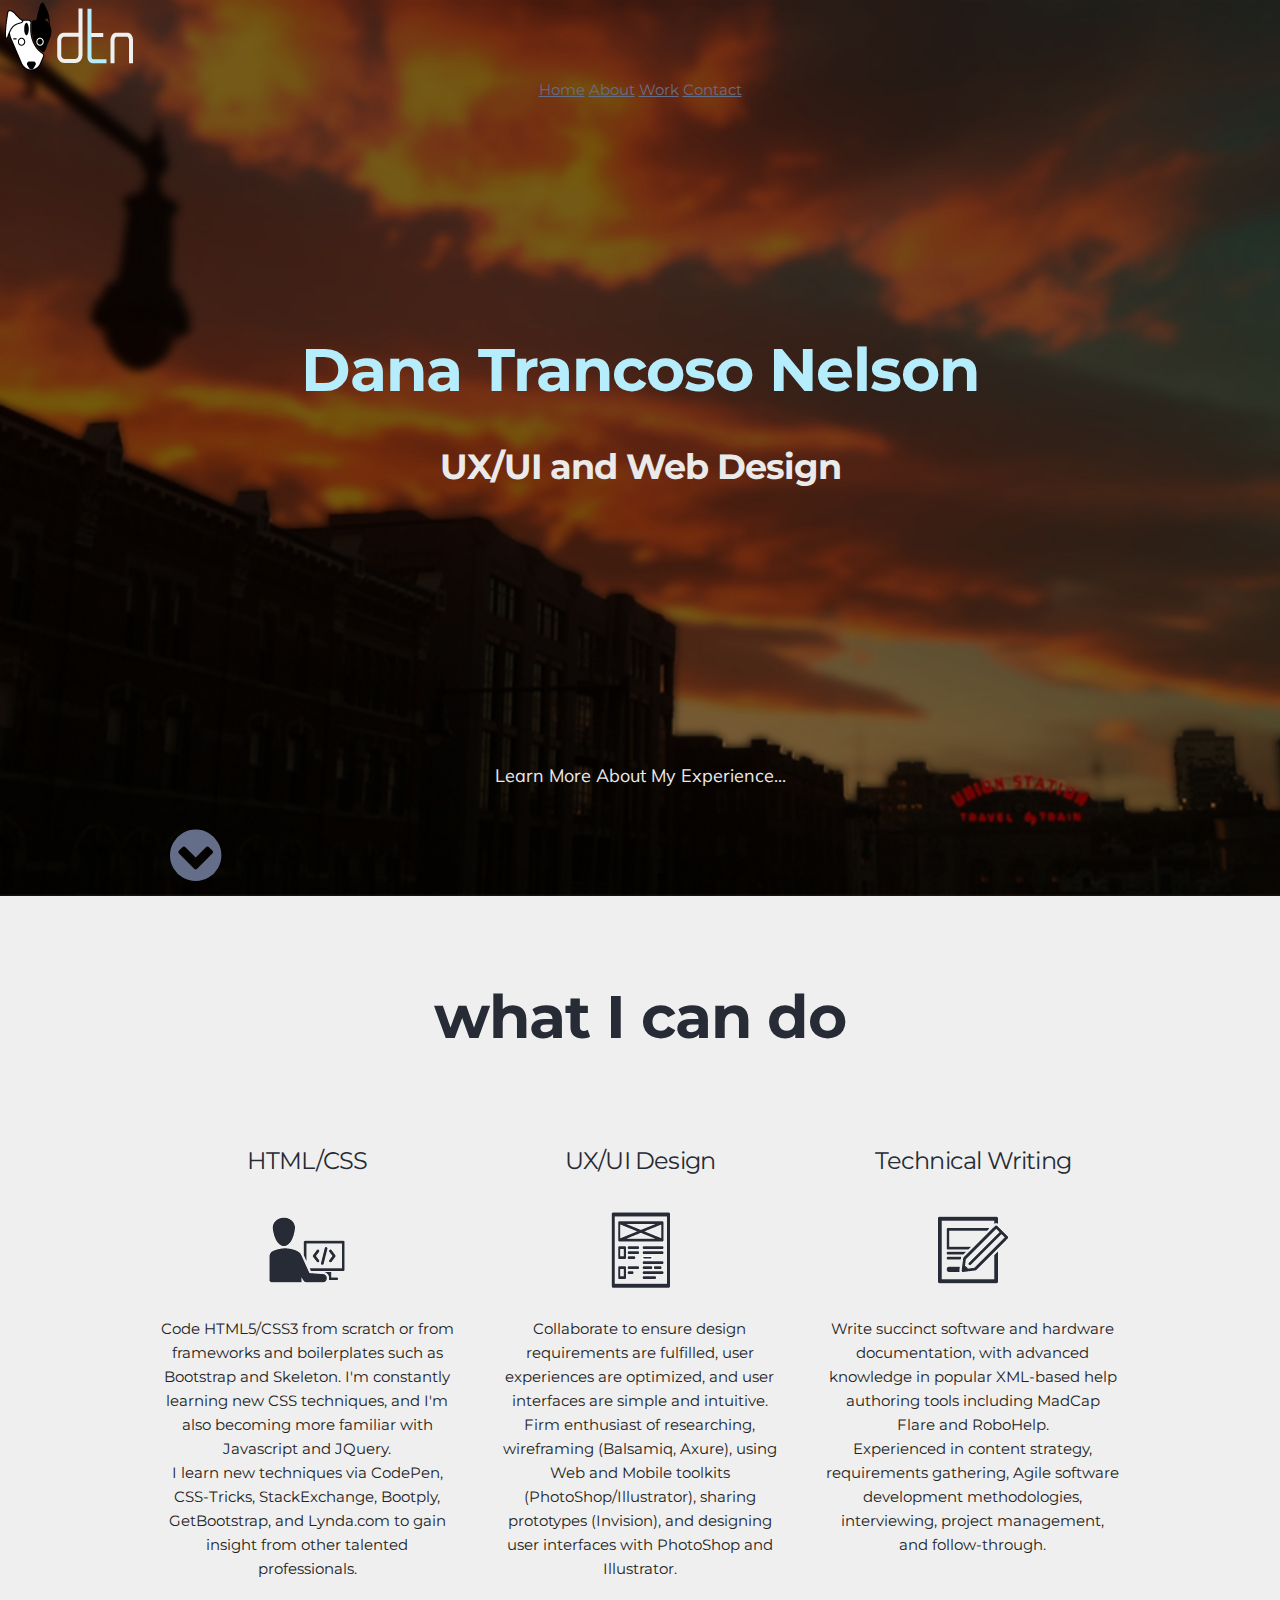
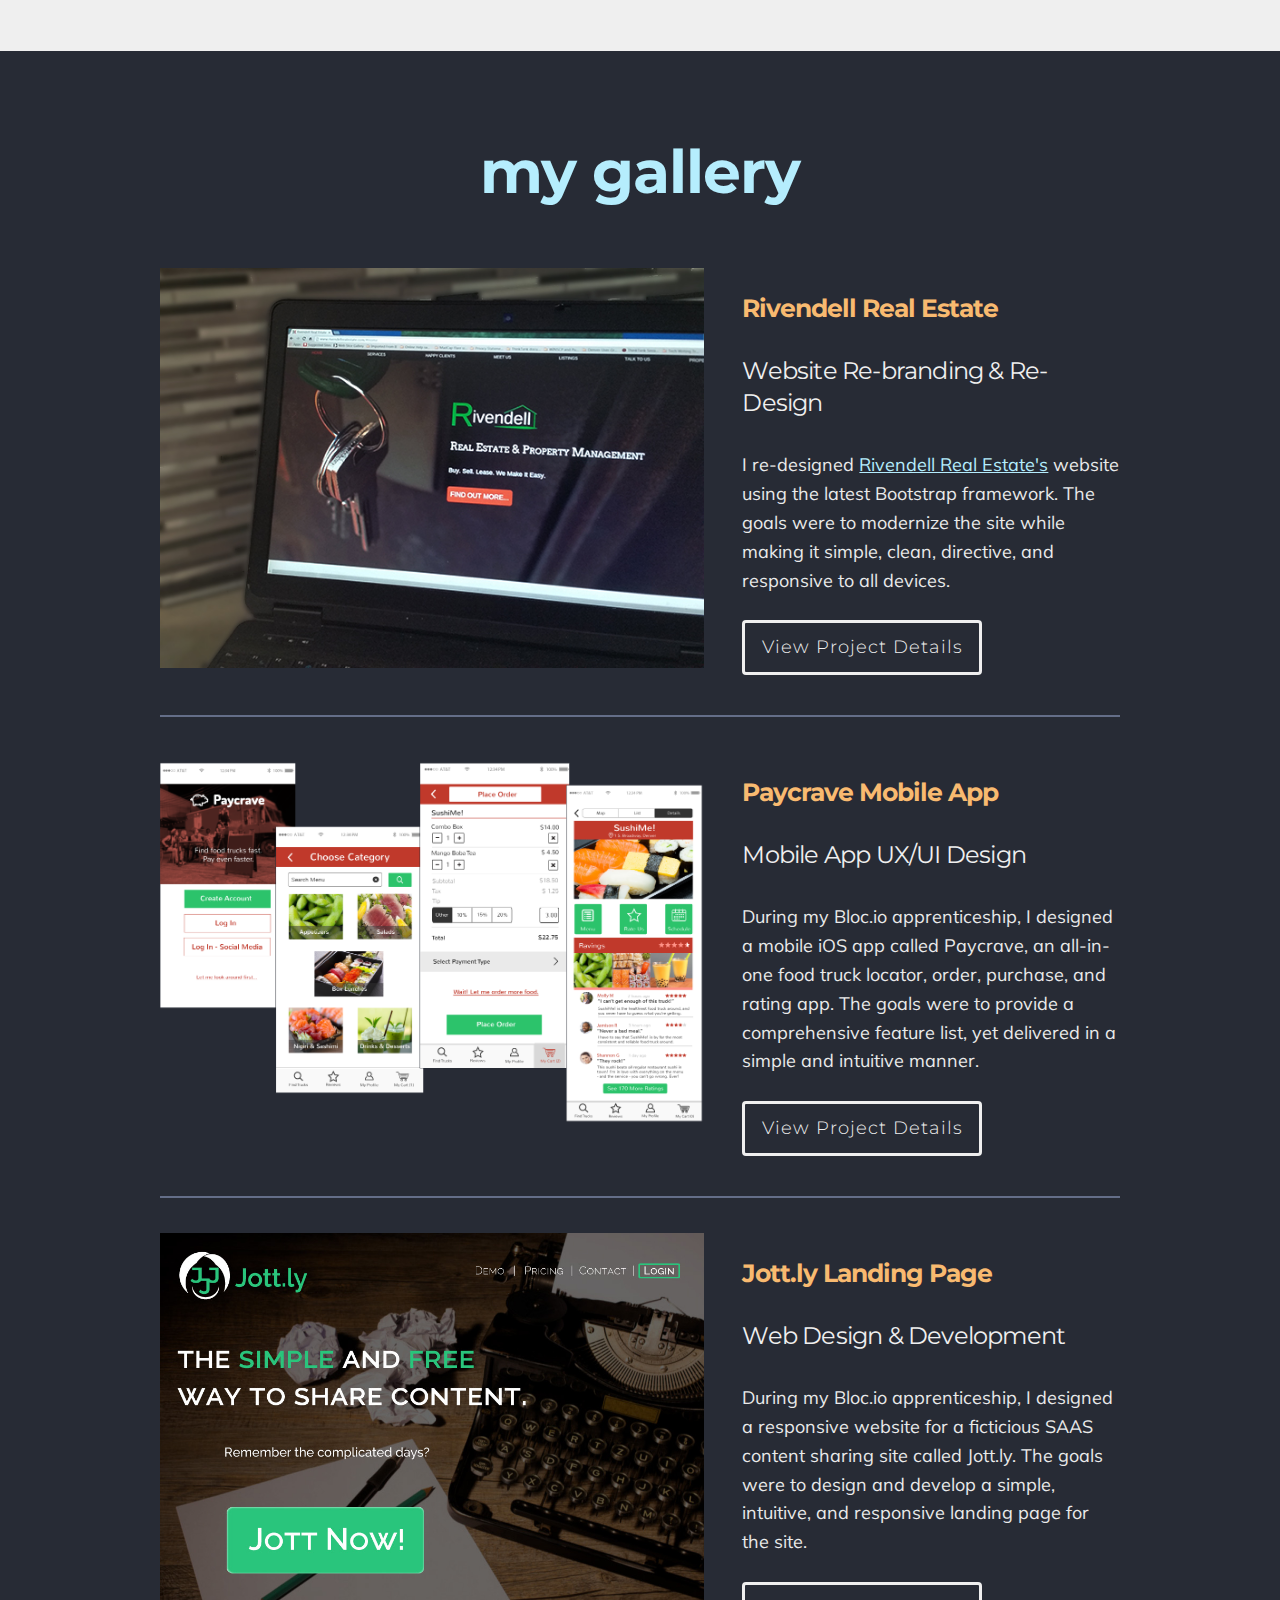
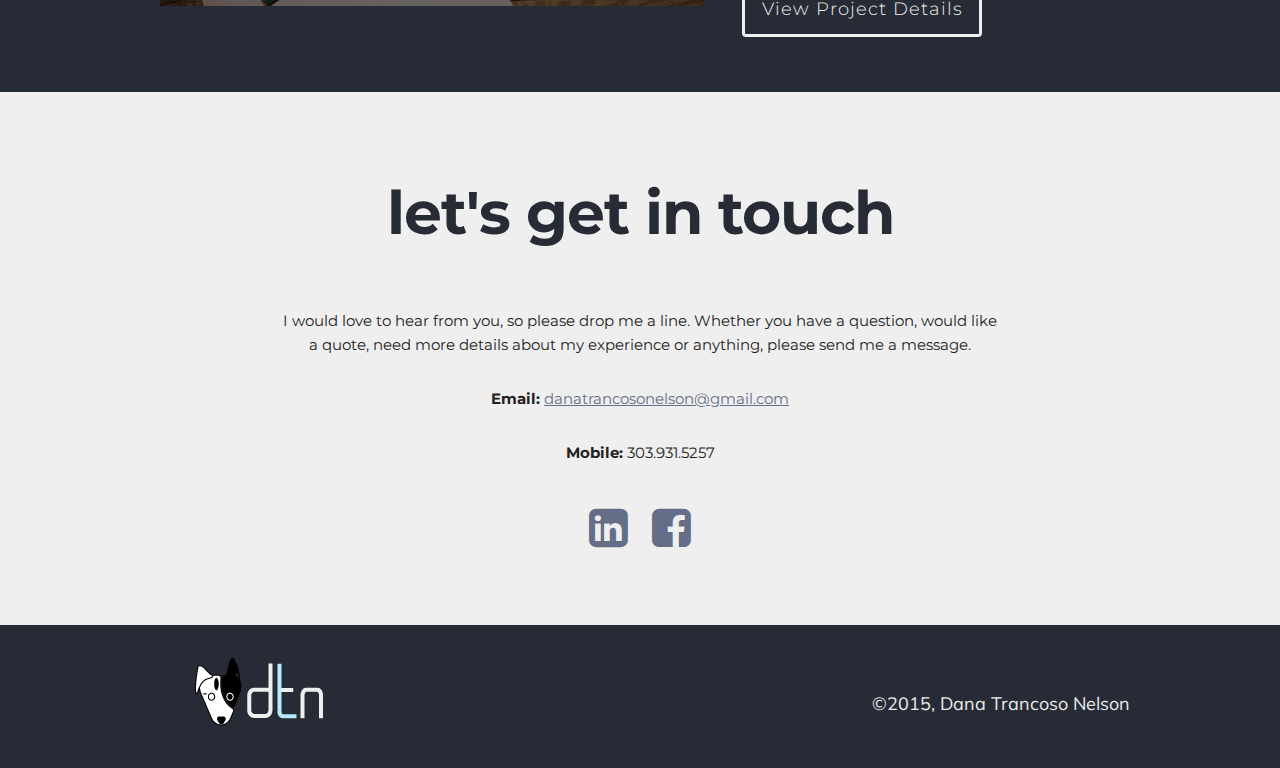
<file: index.html>
<!DOCTYPE html>
<html lang="en">
<head>

  <!-- Basic Page Needs
  –––––––––––––––––––––––––––––––––––––––––––––––––– -->
  <meta charset="utf-8">
  <title>Dana Trancoso Nelson</title>
  <meta name="description" content="Portfolio">
  <meta name="author" content="Dana Trancoso Nelson">

  <!-- Mobile Specific Metas
  –––––––––––––––––––––––––––––––––––––––––––––––––– -->
  <meta name="viewport" content="width=device-width, initial-scale=1">

  
  <!-- CSS
  –––––––––––––––––––––––––––––––––––––––––––––––––– -->
  <link rel="stylesheet" href="css/normalize.css">
  <link rel="stylesheet" href="css/skeleton.css">
  <link rel="stylesheet" href="https://maxcdn.bootstrapcdn.com/font-awesome/4.4.0/css/font-awesome.min.css">
  <link rel="stylesheet" href="css/responsive-nav.css">
  
    
  <!-- FONT
  –––––––––––––––––––––––––––––––––––––––––––––––––– -->
  <link href='http://fonts.googleapis.com/css?family=Montserrat' rel='stylesheet' type='text/css'>
  <link href='http://fonts.googleapis.com/css?family=Muli' rel='stylesheet' type='text/css'>
  
  <!-- Favicon
  –––––––––––––––––––––––––––––––––––––––––––––––––– -->
  <link rel="icon" type="image/png" href="images/favicon.png">
  
  <!-- smooth scroll script
  –––––––––––––––––––––––––––––––––––––––––––––––––– -->
  <script src="js/responsive-nav.js"></script>
  <script src="https://ajax.googleapis.com/ajax/libs/jquery/1.11.3/jquery.min.js"></script>
    <script>
      $(function() {
        $('a[href*=#]:not([href=#])').click(function() {
          if (location.pathname.replace(/^\//,'') == this.pathname.replace(/^\//,'') && location.hostname == this.hostname) {
            var target = $(this.hash);
            target = target.length ? target : $('[name=' + this.hash.slice(1) +']');
            if (target.length) {
              $('html,body').animate({
                scrollTop: target.offset().top
              }, 1000);
              return false;
            }
          }
        });
      });
    </script>
  
</head>

<body>
<!-- Primary Page Layout
 –––––––––––––––––––––––––––––––––––––––––––––––––– -->
<!-- Header-->
 <!-- Header-->
  
  <header id="Home">
   
    <div class="logo">
	  <img src="images/Gizmo_DTN.png" alt="Gizmo Puppy" />
    </div><!--logo-->
	<div class="container">
        <span class="nav__button"><i class="licon-reorder"></i></span>
          <nav class="navigation">
           <a href="Index.html#Home">Home</a>
      	   <a href="Index.html#Services">About</a>
      	   <a href="Index.html#Work">Work</a>
      	   <a href="Index.html#Contact">Contact</a>
          </nav>
	</div><!-- end container-->
	   
 		<!-- Original Navigation menu
     	  <div class="eleven columns">
            <nav class="nav-collapse">
              <ul>
                <li><a href="#Home" class="smoothScroll">Home</a></li>
                <li><a href="#Services" class="smoothScroll">About</a></li>
                <li><a href="#Work" class="smoothScroll">Work</a></li>
                <li><a href="#Contact" class="smoothScroll">Contact</a></li>
              </ul>
            </nav>
          </div> --><!-- eleven columns-->
   
     <div class="container">  
	   <div class="row">
         <div class="twelve columns header-text">
    	  <h1>Dana Trancoso Nelson</h1>
    	  <h2>UX/UI and Web Design</h2>
    	 </div> <!-- twelve columns-->
       </div> <!-- row-->
	      
	   <div class="row">
         <div class="twelve columns section-pad-top">
    	  <p class="lt-text" style="text-align:center">Learn More About My Experience...</p>
    	 </div> <!-- twelve columns-->
       </div> <!-- row-->
   
       <div class="row">
         <div class="twelve columns center">
           <a href="#Services"><i class="fa fa-chevron-circle-down fa-4x" id="top-fa"></i></a>
    	 </div> <!--end twelve columns-->
       </div> <!--end row-->
      </div><!--end container--> 
   </header>
   
 
 <div class="section" id="Services">
  <div class="container">
    <div class="row">
      <div class="twelve columns">
	    <h1 class="pewter section-heading">what I can do</h1>
	   </div> <!-- twelve columns-->
    </div> <!-- row-->
    
	<div class="row">
	  <div class="one-third column">
	    <div class="skill">
          <h4>HTML/CSS</h4>
		  <div class="small-pad">
		    <img src="images/Coding_icon.png" alt="Coding" />
		  </div>
          <p class="dark-text">Code HTML5/CSS3 from scratch or from frameworks and boilerplates such as Bootstrap and Skeleton. 
		  I'm constantly learning new CSS techniques, and I'm also becoming more familiar with Javascript and JQuery.<br>
		  I learn new techniques via CodePen, CSS-Tricks, StackExchange, Bootply, GetBootstrap, and Lynda.com to 
		  gain insight from other talented professionals.</p>
        </div><!-- skill-->
	  </div><!-- one-third column-->
	  
	  <div class="one-third column">
	    <div class="skill">
          <h4>UX/UI Design</h4>
		    <div class="small-pad">
			  <img src="images/UX.png" alt="UX/UI Design" />
			</div>
            <p class="dark-text">Collaborate to ensure design requirements are fulfilled, user experiences are optimized, 
		    and user interfaces are simple and intuitive.<br>
		    Firm enthusiast of researching, wireframing (Balsamiq, Axure), using Web and Mobile toolkits (PhotoShop/Illustrator), 
		    sharing prototypes (Invision), and designing user interfaces with PhotoShop and Illustrator. <br />
			<!--I regularly research articles and design techniques on Smashing Magazine, SpeckyBoy, Creative Bloq, Pttrns, UXMag, and 
			Mobile-Patterns to absorb inspiration.</p>-->
        </div><!-- skill-->
	  </div><!-- one-third column-->
	  
	  <div class="one-third column">
	    <div class="skill">
          <h4>Technical Writing</h4>
		  <div class="small-pad">
		    <img src="images/Writing.png" alt="Technical Writing" />
		  </div>
          <p class="dark-text">Write succinct software and hardware documentation, 
		  with advanced knowledge in popular XML-based help authoring tools including MadCap Flare and RoboHelp.<br>
		  Experienced in content strategy, requirements gathering, Agile software development methodologies, interviewing, project management, 
		  and follow-through.</p>
        </div><!-- skill-->
	  </div><!-- one-third column-->
    </div><!-- row-->
  </div><!-- container-->
 </div><!-- section-->
 
 <div class="section-dk" id="Work">
  <div class="container">
    
	<div class="row">
      <div class="twelve columns">
	    <h1 class="section-heading">my gallery</h1>
	   </div> <!-- twelve columns-->
    </div> <!-- row-->
	
	<div class="row">
      <div class="seven columns">
	   <a href="Rivendell_Project.html"><img class="u-max-full-width img-container" src="images/rivendell_screenshot.jpg"></a>
	  </div> <!-- seven columns-->
      
	  <div class="five columns">
	    <h3 class="tangerine left-align">Rivendell Real Estate</h3>
		<h4 class="off-white left-align">Website Re-branding & Re-Design</h4>
		<p class="lt-text left-align">I re-designed <a class="lt-link" href="http://www.rivendellre.com/" target="_blank">Rivendell Real Estate's</a> website using the latest Bootstrap framework.
		The goals were to modernize the site while making it simple, clean, directive, and responsive to all devices.</p>
	  <a class="button" href="Rivendell_Project.html">View Project Details</a>
	  </div> <!-- five columns-->
	</div> <!-- row-->
	<hr />
	
	<div class="row">
      <div class="seven columns">
	   <a href="Paycrave.html"><img class="u-max-full-width img-container" src="images/Paycrave_main.png"></a>
	  </div> <!--end seven columns-->
      
	  <div class="five columns">
	    <h3 class="tangerine left-align">Paycrave Mobile App</h3>
		<h4 class="off-white left-align">Mobile App UX/UI Design</h4>
		<p class="lt-text left-align">During my Bloc.io apprenticeship, I designed a mobile iOS app called Paycrave, an all-in-one food truck locator, order, purchase, and rating app.
		 The goals were to provide a comprehensive feature list, yet delivered in a simple and intuitive manner.</p>
	    <a class="button" href="Paycrave.html">View Project Details</a>
	  </div> <!--end five columns-->
	</div> <!--end row-->
	<hr />
	
	<div class="row">
      <div class="seven columns">
	    <a href="Jottly.html"><img class="u-max-full-width img-container" src="images\Jottly_Rainy_Seafoam.jpg"></a>
	  </div> <!-- seven columns-->
      
	  <div class="five columns">
	    <h3 class="tangerine left-align">Jott.ly Landing Page</h3>
		<h4 class="off-white left-align">Web Design & Development</h4>
		<p class="lt-text left-align">During my Bloc.io apprenticeship, I designed a responsive website for a ficticious SAAS content sharing site called Jott.ly. 
		The goals were to design and develop a simple, intuitive, and responsive landing page for the site.</p>
	    <a class="button" href="Jottly.html">View Project Details</a>
		
	  </div> <!-- five columns-->
	</div> <!-- row-->
	
  </div>
  </div>
  
  <div class="section" id="Contact">
    <div class="container">
      <div class="row">
        <div class="twelve columns">
	      <h1 class="pewter section-heading">let's get in touch</h1>
		  <p class="dark-text" id="main-text">I would love to hear from you, so please drop me a line. Whether you have a question, would like a quote, need more details 
		  about my experience or anything, please send me a message.</p>
		  <p class="dark-text" id="main-text"><b>Email:</b>  
		  	 <a href="mailto:danatrancosonelson@gmail.com" title="Send me a message.">danatrancosonelson@gmail.com</a>
		  <p class="dark-text" id="main-text"><b>Mobile:</b>  303.931.5257</p>
	    </div> <!-- twelve columns-->
      </div> <!-- row-->
	  
	  <div class="row">
		<div class="twelve columns">
		  <a href="https://www.linkedin.com/pub/dana-trancoso-nelson/b/449/621" target="_blank"><i class="fa fa-linkedin-square fa-3x"></i></a>
		  <a href="http://www.facebook.com/trancosonelson" target="_blank"><i class="fa fa-facebook-square fa-3x"></i></a>
		</div><!-- twelve columns-->
	  </div><!-- row-->
	  <div class="small-pad"></div>
	 <div class="row">
	 <div class="twelve columns">
	<script type="text/javascript" src="https://form.jotform.com/jsform/52158649862164"></script>
     </div>
	 </div>

	</div><!-- container-->
  </div><!--section-->
  
  <footer>
    <div class="container">
      <div class="row">
	    <div class="two columns">
	      <img src="images/Gizmo_DTN.png" class=".u-max-full-width" alt="Gizmo Puppy" />
        </div>
		<div class="ten columns">
		<p class="lt-text center-align" id="sig-margin">&copy;2015, Dana Trancoso Nelson</p>
		  <!--original footer nav
		  <nav class="footer">
	        <ul>
		      <li><a href="Index.html#Home" class="smoothScroll">Home</a></li>
		      <li><a href="Index.html#Services" class="smoothScroll">About</a></li>
		      <li><a href="Index.html#Work" class="smoothScroll">Work</a></li>
		      <li><a href="Index.html#Contact" class="smoothScroll">Contact</a></li>
		    </ul>
	      </nav> footer nav-->
	    </div> <!-- ten columns-->
	  </div> <!--end row-->
	</div> <!--end container-->
</footer>
  
<!-- End Document
––––––––––––––––––––––––––––––––––––––––––––––––––-->
<!-- jQuery  -->
  <script>
    var btn = document.querySelector('.nav__button'), container = document.querySelector('.container');
    btn.addEventListener('click', function () {
          this.classList.toggle('open');
          container.classList.toggle('active');
    });
  </script>
   
  <script>
        var nav = responsiveNav(".nav-collapse");
    </script>
</body>
</html>
</file>
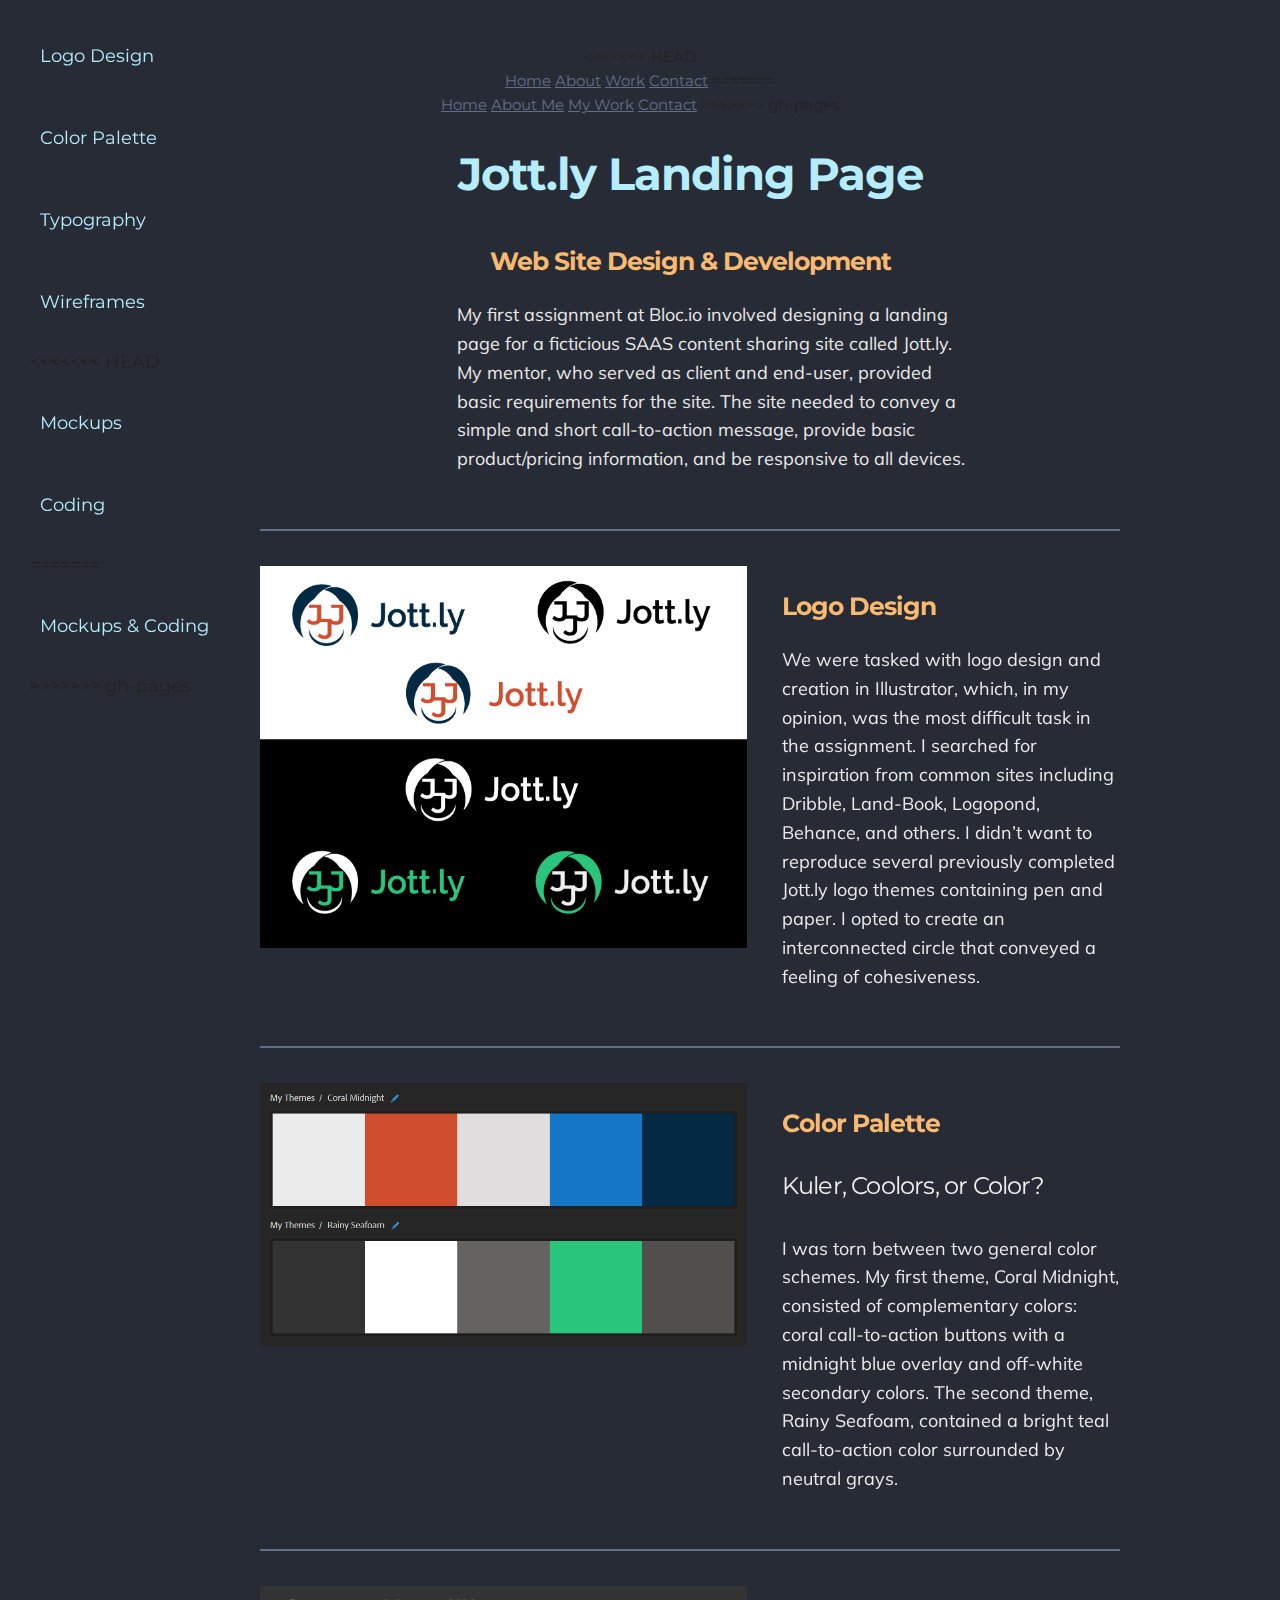
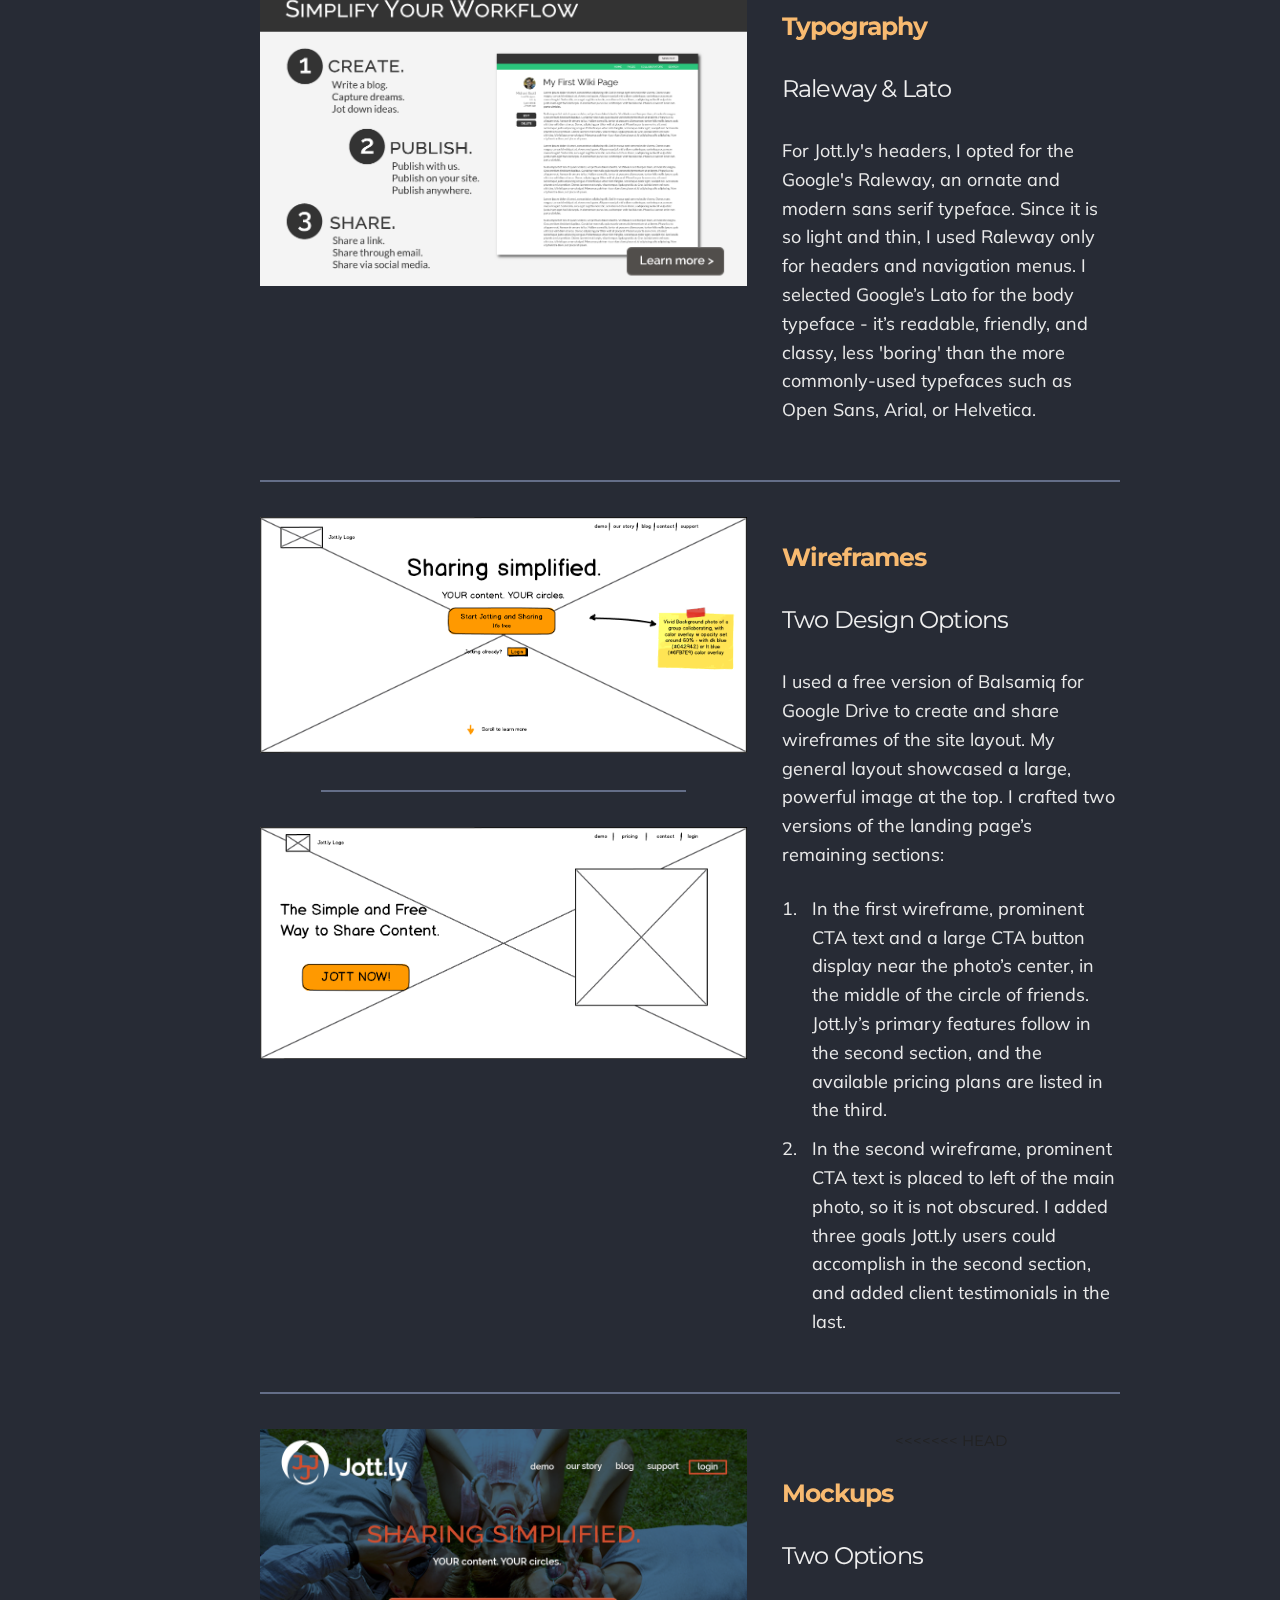
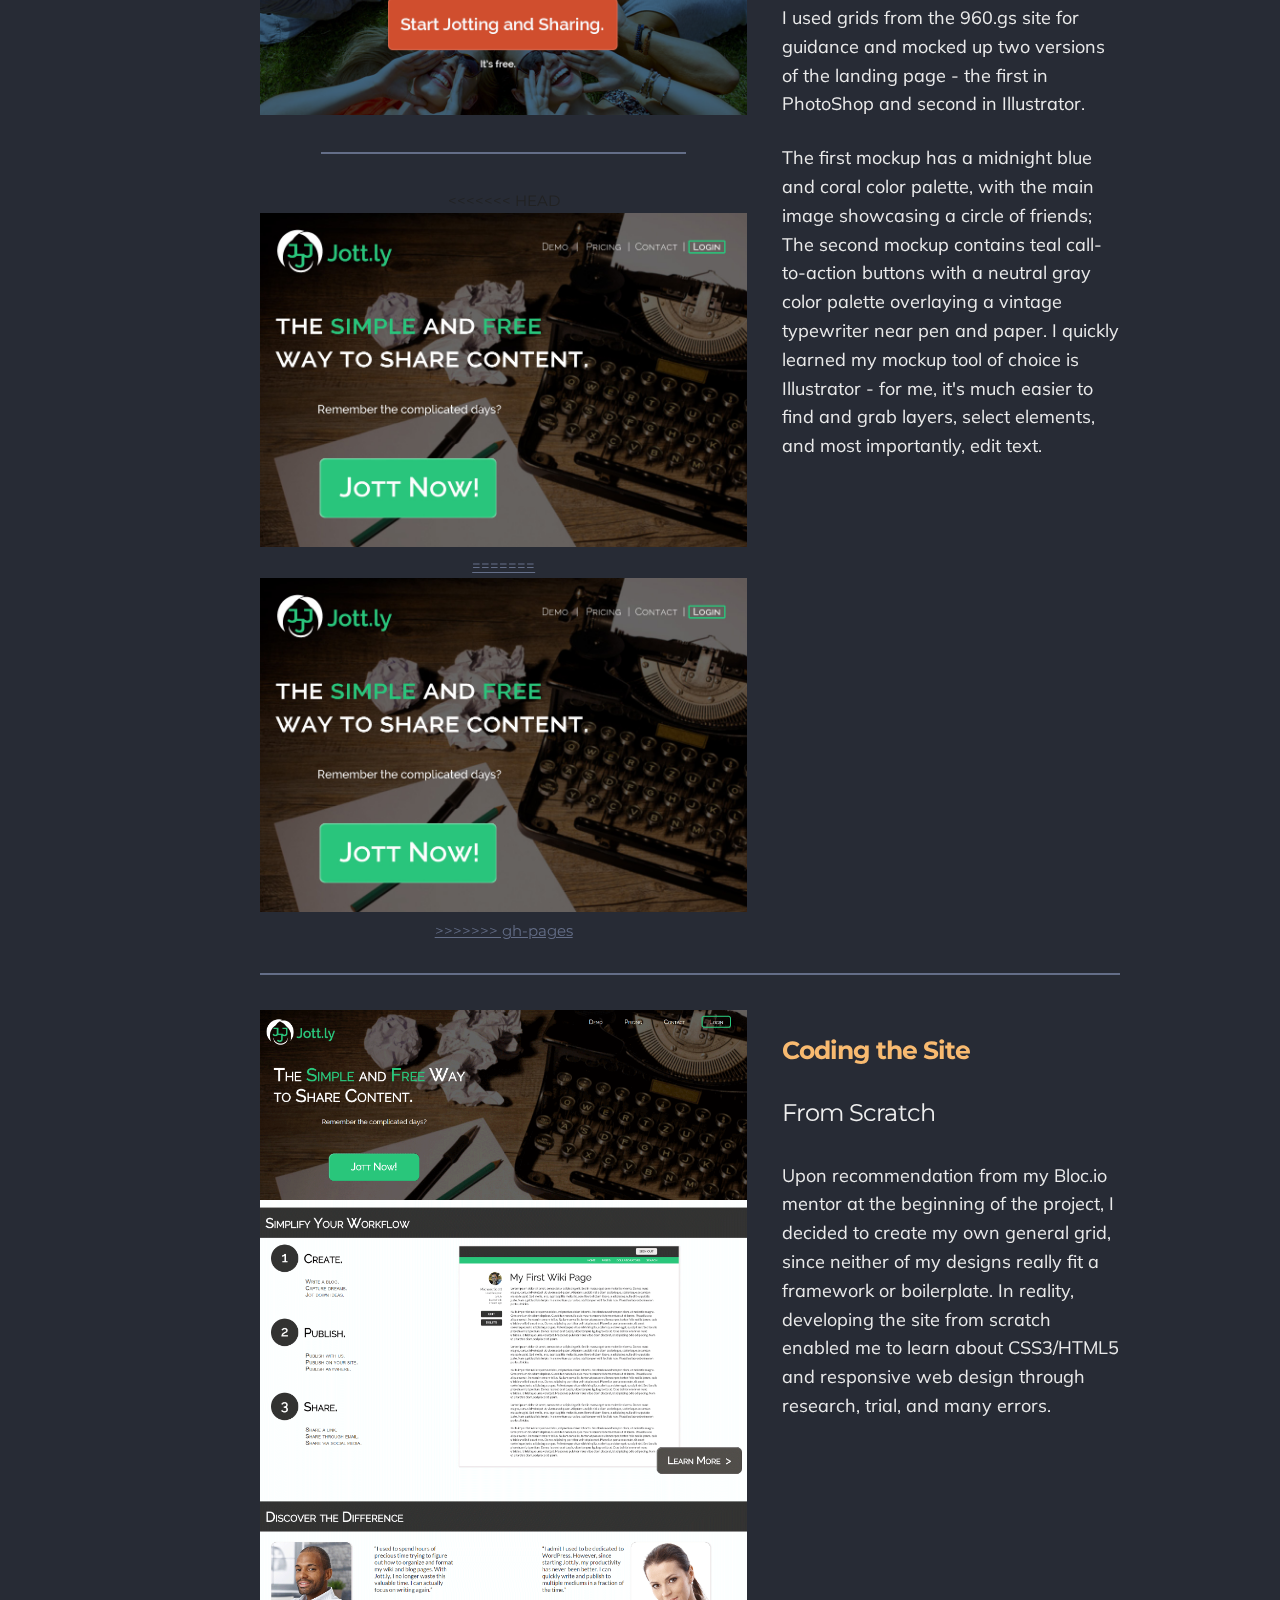
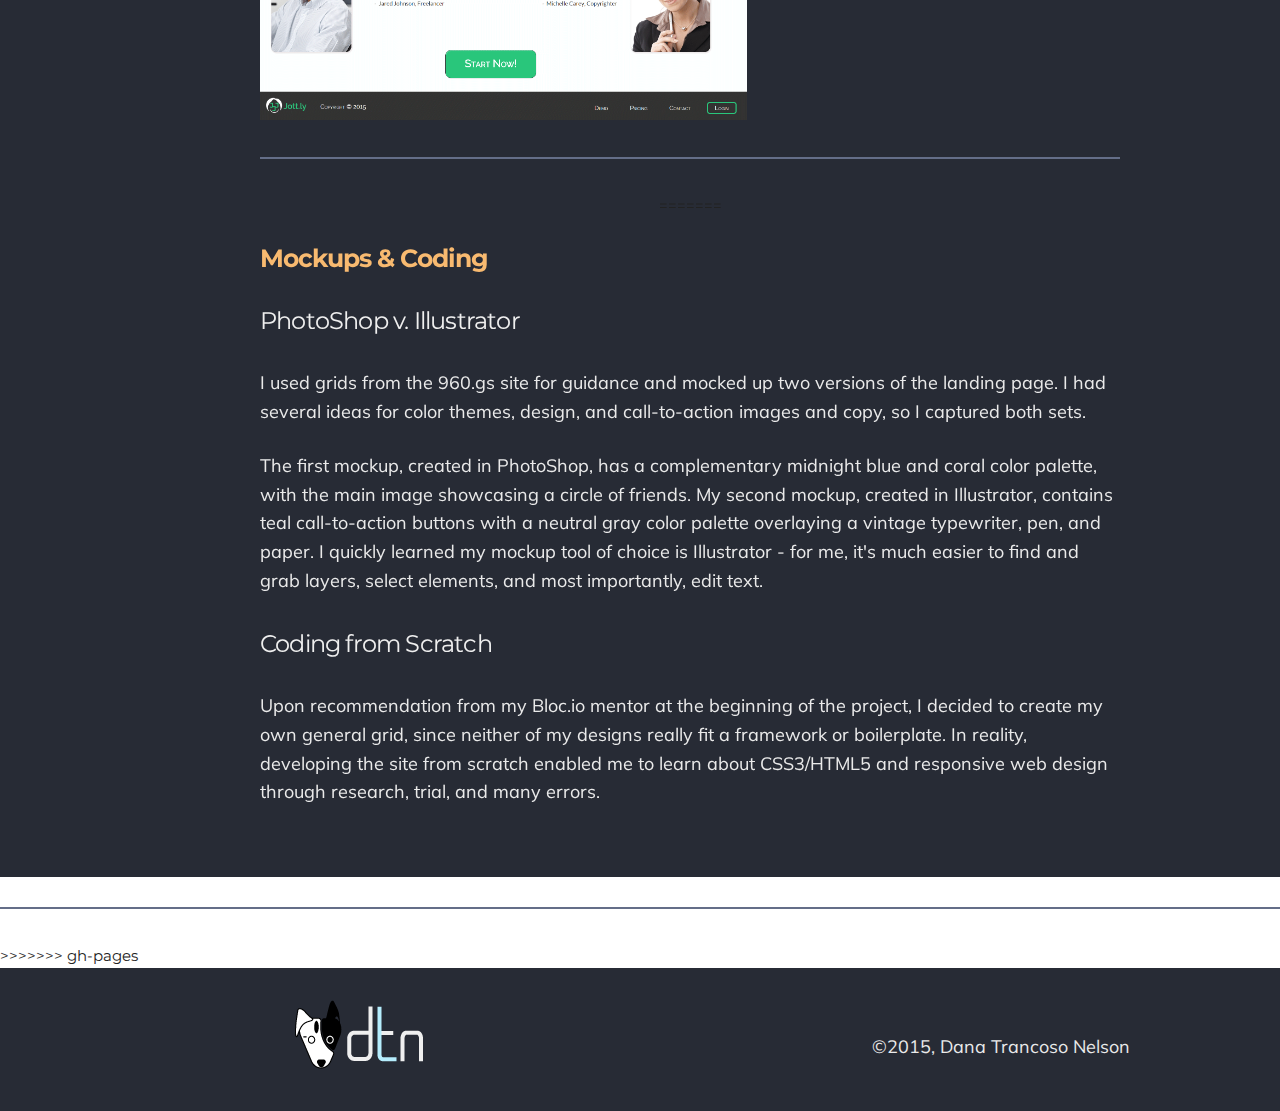
<file: Jottly.html>
<!DOCTYPE html>
<html lang="en">
<head>

  <!-- Basic Page Needs
  –––––––––––––––––––––––––––––––––––––––––––––––––– -->
  <meta charset="utf-8">
  <title>Dana Trancoso Nelson</title>
  <meta name="description" content="Portfolio">
  <meta name="author" content="Dana Trancoso Nelson">

  <!-- Mobile Specific Metas
  –––––––––––––––––––––––––––––––––––––––––––––––––– -->
  <meta name="viewport" content="width=device-width, initial-scale=1">
  
  <!-- CSS
  –––––––––––––––––––––––––––––––––––––––––––––––––– -->
  <link rel="stylesheet" href="css/normalize.css">
  <link rel="stylesheet" href="css/skeleton.css">
  <link rel="stylesheet" href="css/responsive-nav.css">
  <link rel="stylesheet" href="css/swipebox.css">
  <link rel="stylesheet" href="https://maxcdn.bootstrapcdn.com/font-awesome/4.4.0/css/font-awesome.min.css">
  

  <!-- FONT
  –––––––––––––––––––––––––––––––––––––––––––––––––– -->
  <link href='http://fonts.googleapis.com/css?family=Montserrat' rel='stylesheet' type='text/css'>
 <link href='http://fonts.googleapis.com/css?family=Muli' rel='stylesheet' type='text/css'>
  
  <!-- Favicon
  –––––––––––––––––––––––––––––––––––––––––––––––––– -->
  <link rel="icon" type="image/png" href="images/favicon.png">
  
  <!-- smooth scroll script
  –––––––––––––––––––––––––––––––––––––––––––––––––– -->
  <script src="https://ajax.googleapis.com/ajax/libs/jquery/1.11.3/jquery.min.js"></script>
    <script>
      $(function() {
        $('a[href*=#]:not([href=#])').click(function() {
          if (location.pathname.replace(/^\//,'') == this.pathname.replace(/^\//,'') && location.hostname == this.hostname) {
            var target = $(this.hash);
            target = target.length ? target : $('[name=' + this.hash.slice(1) +']');
            if (target.length) {
              $('html,body').animate({
                scrollTop: target.offset().top
              }, 1000);
              return false;
            }
          }
        });
      });
    </script>
   
   
</head>

<body>
<!-- Primary Page Layout
 –––––––––––––––––––––––––––––––––––––––––––––––––– -->

 <div class="section-dk" id="Work">
   <div class="container">
<<<<<<< HEAD
   <span class="nav__button"><i class="licon-reorder"></i></span>
   	 <nav class="navigation">
         <a href="Index.html#Home">Home</a>
    	 <a href="Index.html#Services">About</a>
    	 <a href="Index.html#Work">Work</a>
    	 <a href="Index.html#Contact">Contact</a>
=======
   <span class="nav__button" id="project-nav"><i class="licon-reorder"></i></span>
   	 <nav class="navigation">
         <a href="index.html#Home">Home</a>
      	  <a href="index.html#Services">About Me</a>
      	  <a href="index.html#Work">My Work</a>
      	  <a href="index.html#Contact">Contact</a>
>>>>>>> gh-pages
     </nav>
	 </div>
  <div class="container sidebar-padding">
	<div class="row">
      <div class="twelve columns">
	    <h1 class="section-heading" id="subpage-header">Jott.ly Landing Page</h1>
		<h3 class="tangerine">Web Site Design & Development <br /></h3>
	  </div> <!-- twelve columns-->
    </div> <!-- row-->
	
	    
	<div class="row">
	  <div class="section-description">
		<p class="lt-text">My first assignment at Bloc.io involved designing a landing page for a 
		ficticious SAAS content sharing site called Jott.ly. My mentor, who served as client and end-user, 
		provided basic requirements for the site. The site needed to convey a simple and short call-to-action 
		message, provide basic product/pricing information, and be responsive to all devices. 
		</p>
	   </div> <!-- twelve columns-->
    </div> <!-- row-->
	<div class="container">
  
  <nav>
    <ul class="vert-menu">
	  <li><a href="#logo-design" class="smoothScroll">Logo Design</a><li>
	  <li><a href="#palette" class="smoothScroll">Color Palette</a><li>
	  <li><a href="#typography" class="smoothScroll">Typography</a><li>
	  <li><a href="#wireframes" class="smoothScroll">Wireframes</a><li>
<<<<<<< HEAD
	  <li><a href="#mockups" class="smoothScroll">Mockups</a><li>
	  <li><a href="#coding" class="smoothScroll">Coding</a><li>
=======
	  <li><a href="#mockups" class="smoothScroll">Mockups & Coding</a><li>
>>>>>>> gh-pages
	</ul>
	</nav>
  </div> <!-- container-->
	<hr />
  </div> <!-- container-->
	
  <div class="container sidebar-padding">
	<div class="row">
	  <div class="seven columns">
	  
	  <!-- image wrapped in a link -->
	    <a href="images/Logo_Final.png" class="swipebox" title="Final Logo Design">
		  <img src="images/Logo_Final.png" class="u-max-full-width" alt="Final Logo Design">
		</a>
		<a href="images/Logos_1.png" class="swipebox" title="Logo Prototypes"></a>
		<a href="images/Logos_2.png" class="swipebox" title="Logo Prototypes"></a>
		<a href="images/Logos_3.png" class="swipebox" title="Logo Prototypes"></a>
	  
	  </div> <!-- seven columns-->
      
	  <div class="five columns">
	    <h3 class="tangerine left-align" id="logo-design">Logo Design</h3>
		<p class="lt-text left-align">We were tasked with logo design and creation in Illustrator, which, 
		in my opinion, was the most difficult task in the assignment. I searched for inspiration from 
		common sites including Dribble, Land-Book, Logopond, Behance, and others. I didn’t want to 
		reproduce several previously completed Jott.ly logo themes containing pen and paper. I opted 
		to create an interconnected circle that conveyed a feeling of cohesiveness. 
		</p>
	  </div> <!-- five columns-->
	</div> <!-- row-->
	<hr />
  
	<div class="row">
      <div class="seven columns">
	  
	  <!-- image wrapped in a link -->
	   <a href="images/Palette_FS.png" class="swipebox" title="Color Palettes">
	     <img src="images/Palette.png" class="u-max-full-width" alt="Palettes">
	   </a>
	  </div> <!-- seven columns-->
      
	  <div class="five columns">
	    <h3 class="tangerine left-align" id="palette">Color Palette</h3>
		<h4 class="off-white left-align">Kuler, Coolors, or Color?</h4>
    		<p class="lt-text left-align">
    		I was torn between two general color schemes. My first theme, Coral Midnight, consisted of 
			complementary colors: coral call-to-action buttons with a midnight blue
			overlay and off-white secondary colors. The second theme, Rainy Seafoam, contained a bright teal 
			call-to-action color surrounded by neutral grays. 
    		<br />
    		</p>
		
	  </div> <!-- five columns-->
	</div> <!-- row-->
	<hr />
	
	<div class="row">
      <div class="seven columns">
	  <a href="images/Typography.png" class="swipebox" title="Typography">
	    <img src="images/Typography.png" class="u-max-full-width" alt="Typography: Raleway and Lato6"><br />
	  </a>
		
	  </div> <!-- seven columns-->
      
	  <div class="five columns">
	    <h3 class="tangerine left-align" id="typography">Typography</h3>
		<h4 class="off-white left-align">Raleway & Lato</h4>
		<p class="lt-text left-align">
		For Jott.ly's headers, I opted for the Google's Raleway, an ornate and modern sans serif typeface. 
		Since it is so light and thin, I used Raleway only for headers and navigation menus. 
		I selected Google’s Lato for the body typeface - it’s readable, friendly, and classy, less 'boring' than the 
		more commonly-used typefaces such as Open Sans, Arial, or Helvetica. 
        </p>
		
	  </div> <!-- five columns-->
	</div> <!-- row-->
	<hr />
	
	<div class="row">
      <div class="seven columns">
	  <!-- image wrapped in a link -->
	   <a href="images/Jottly_midnightcoral_wf_FS.png" class="swipebox" title="Jott.ly Wireframe - Design 1">
	     <img src="images/Jottly_midnightcoral_wf.png" class="u-max-full-width" alt="Jott.ly Midnight Coral Wireframe">
	   </a> 
		 <hr id="short" />
	   <a href="images/Jottly_tealgray_wf_FS.png" class="swipebox" title="Jott.ly Wireframe - Design 2">
	     <img src="images/Jottly_tealgray_wf.png" class="u-max-full-width" alt="Jott.ly Teal Gray Wireframe">
	   </a>
	  </div> <!-- seven columns-->
      
	  <div class="five columns">
	    <h3 class="tangerine left-align" id="wireframes">Wireframes</h3>
		<h4 class="off-white left-align">Two Design Options</h4>
		<p class="lt-text left-align">
    		I used a free version of Balsamiq for Google Drive to create and share wireframes of the site layout. 
    		My general layout showcased a large, powerful image at the top. I crafted two versions of the 
    		landing page’s remaining sections: 
    		<br />
        	  <ol class="lt-text left-align">
    		    <li>In the first wireframe, prominent CTA text and a large CTA button display near 
    			the photo’s center, in the middle of the circle of friends. Jott.ly’s primary features follow 
				in the second section, and the available pricing plans are listed in the third. </li>
    			<li>In the second wireframe, prominent CTA text is placed to left of the 
    			main photo, so it is not obscured. I added three goals Jott.ly users could accomplish in the second section, 
				and added client testimonials in the last.
    			</li>
        	  </ol>
    		</p>
	   
	  </div> <!-- five columns-->
	</div> <!-- row-->
	<hr />
  
	<div class="row">
      <div class="seven columns">
	  <a href="images/Jottly_Coral_MidnightFS.png" class="swipebox" title="Coral Midnight Theme">
	     <img src="images/Jottly_Coral_Midnight.png" class="u-max-full-width" alt="Rivendell Wireframe">
		 </a>
		 <hr id="short" />
<<<<<<< HEAD
		 <a href="images/Jottly_Rainy_SeafoamFS.png" class="swipebox" title="Rainy Seafoam Theme">
	     <img src="images/Jottly_Rainy_Seafoam.jpg" class="u-max-full-width" alt="Rivendell Wireframe">
=======
		 <a href="images/Jottly_site_desktop.png" class="swipebox" title="Rainy Seafoam Theme">
	     <img src="images/Jottly_Rainy_Seafoam.jpg" class="u-max-full-width" alt="Rainy Seafoam Theme">
>>>>>>> gh-pages
		 </a>
	  </div> <!-- seven columns-->
      
	  <div class="five columns">
<<<<<<< HEAD
	    <h3 class="tangerine left-align" id="mockups">Mockups</h3>
		<h4 class="off-white left-align">Two Options</h4>
    	  <p class="lt-text left-align">
		  	I used grids from the 960.gs site for guidance and mocked up two versions of the landing page - 
			the first in PhotoShop and second in Illustrator. 
			<br /></p>
		  <p class="lt-text left-align">
			The first mockup has a midnight blue and coral color palette, with the main image showcasing a circle of friends; 
			The second mockup contains teal call-to-action buttons with a neutral gray color palette overlaying a vintage 
			typewriter near pen and paper. I quickly learned my mockup tool of choice is Illustrator - for me, it's much 
			easier to find and grab layers, select elements, and most importantly, edit text. 
    	  </p>
	  </div> <!-- five columns-->
	</div> <!-- row-->
	<hr />
	
		
	<div class="row">
      <div class="seven columns">
	    <a href="images/Jottly_site_desktop.png" class="swipebox" title="Jott.ly - Desktop">
    	    <img src="images/Jottly_site_desktop.png" class="u-max-full-width" alt="Jott.ly - Desktop">
		</a>
		<a href="images/Jottly_site_mobile.png" class="swipebox" title="Jott.ly - Mobile"></a>
		<a href="images/Jottly_site_tablet.png" class="swipebox" title="Jott.ly - Tablet"></a>	  
		</div> <!-- seven columns-->
      
	  <div class="five columns">
	    <h3 class="tangerine left-align" id="coding">Coding the Site</h3>
		<h4 class="off-white left-align">From Scratch</h4>
		<p class="lt-text left-align">Upon recommendation from my Bloc.io mentor at the beginning of the project, 
		I decided to create my own general grid, since neither of my designs really fit a framework or boilerplate. 
		In reality, developing the site from scratch enabled me to learn about CSS3/HTML5 and responsive web design 
		through research, trial, and many errors.
		
		</p>
	  </div> <!-- five columns-->
	</div> <!-- row-->
	<hr />
=======
	    <h3 class="tangerine left-align" id="mockups">Mockups & Coding</h3>
		<h4 class="off-white left-align">PhotoShop v. Illustrator</h4>
    	  <p class="lt-text left-align">
		  	I used grids from the 960.gs site for guidance and mocked up two versions of the landing page. I had several 
			ideas for color themes, design, and call-to-action images and copy, so I captured both sets.
			<br /></p>
		  <p class="lt-text left-align">
			The first mockup, created in PhotoShop, 
			has a complementary midnight blue and coral color palette, with the main image showcasing a circle of friends. 
			My second mockup, created in Illustrator, contains teal call-to-action buttons with a neutral gray color 
			palette overlaying a vintage typewriter, pen, and paper. I quickly learned my mockup tool of choice is Illustrator - for me, it's much 
			easier to find and grab layers, select elements, and most importantly, edit text. 
    	  </p>
		  <h4 class="off-white left-align">Coding from Scratch</h4>
		  <p class="lt-text left-align">Upon recommendation from my Bloc.io mentor at the beginning of the project, 
    		I decided to create my own general grid, since neither of my designs really fit a framework or boilerplate. 
    		In reality, developing the site from scratch enabled me to learn about CSS3/HTML5 and responsive web design 
    		through research, trial, and many errors.</p>
	  </div> <!-- five columns-->
	</div> <!-- row-->
	<hr />

	<div class="row">
      <div class="seven columns">
		<a href="images/Jottly_site_mobile.png" class="swipebox" title="Jott.ly - Mobile"></a>
		<a href="images/Jottly_site_tablet.png" class="swipebox" title="Jott.ly - Tablet"></a>	  
		</div> <!-- seven columns-->
	</div> <!-- row-->
>>>>>>> gh-pages
	
  </div> <!--End container-->
 
   <footer>
    <div class="container sidebar-padding">
      <div class="row">
	    <div class="one column">
	      <img src="images/Gizmo_DTN.png" class=".u-max-full-width" alt="Gizmo Puppy" />
        </div>
	    
		<div class="eleven columns">
		<p class="lt-text center-align" id="sig-margin">&copy;2015, Dana Trancoso Nelson</p>
		  <!--original footer nav
		  <nav class="footer">
	        <ul>
<<<<<<< HEAD
		      <li><a href="Index.html#Home" class="smoothScroll">Home</a></li>
		      <li><a href="Index.html#Services" class="smoothScroll">About</a></li>
		      <li><a href="Index.html#Work" class="smoothScroll">Work</a></li>
		      <li><a href="Index.html#Contact" class="smoothScroll">Contact</a></li>
=======
		      <li><a href="index.html#Home" class="smoothScroll">Home</a></li>
		      <li><a href="index.html#Services" class="smoothScroll">About</a></li>
		      <li><a href="index.html#Work" class="smoothScroll">Work</a></li>
		      <li><a href="index.html#Contact" class="smoothScroll">Contact</a></li>
>>>>>>> gh-pages
		    </ul>
	      </nav> footer nav-->
	    </div> <!-- eleven columns-->
	  </div> <!-- row-->
	</div> <!-- container-->
</footer>
  
<!-- End Document
  ––––––––––––––––––––––––––––––––––––––––––––––––––-->
<!-- jQuery  -->
   <script>
    var btn = document.querySelector('.nav__button'), container = document.querySelector('.container');
    btn.addEventListener('click', function () {
        this.classList.toggle('open');
        container.classList.toggle('active');
    });
	</script>
	
	
   <script src="js/fixed-responsive-nav.js"></script> 
   <script>var nav = responsiveNav(".nav-collapse");</script>
   <script src="lib/jquery-2.1.0.min.js"></script>
   <script src="js/jquery.swipebox.js"></script>
      <script type="text/javascript">
        ;( function( $ ) {
            
         $( '.swipebox' ).swipebox();
            
         } )( jQuery );
      </script>	
	 
	
</body>
</html>
</file>
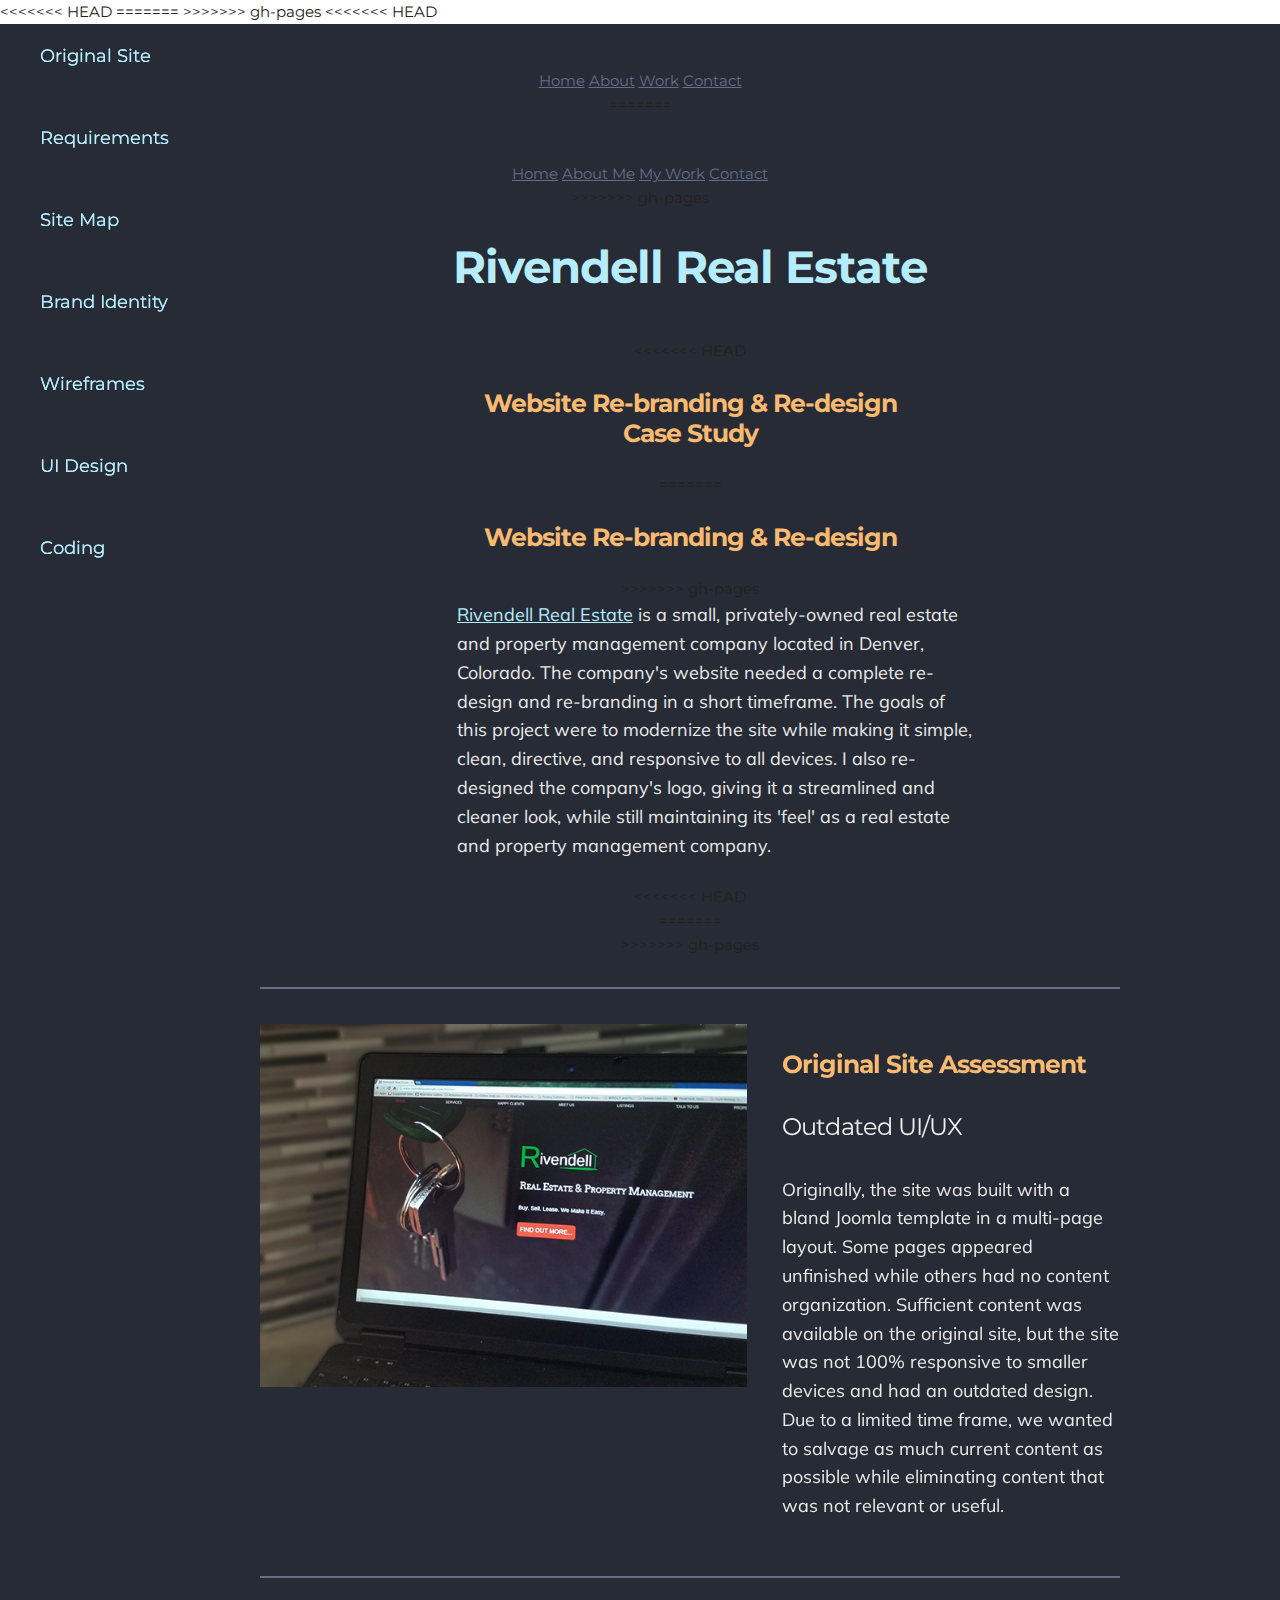
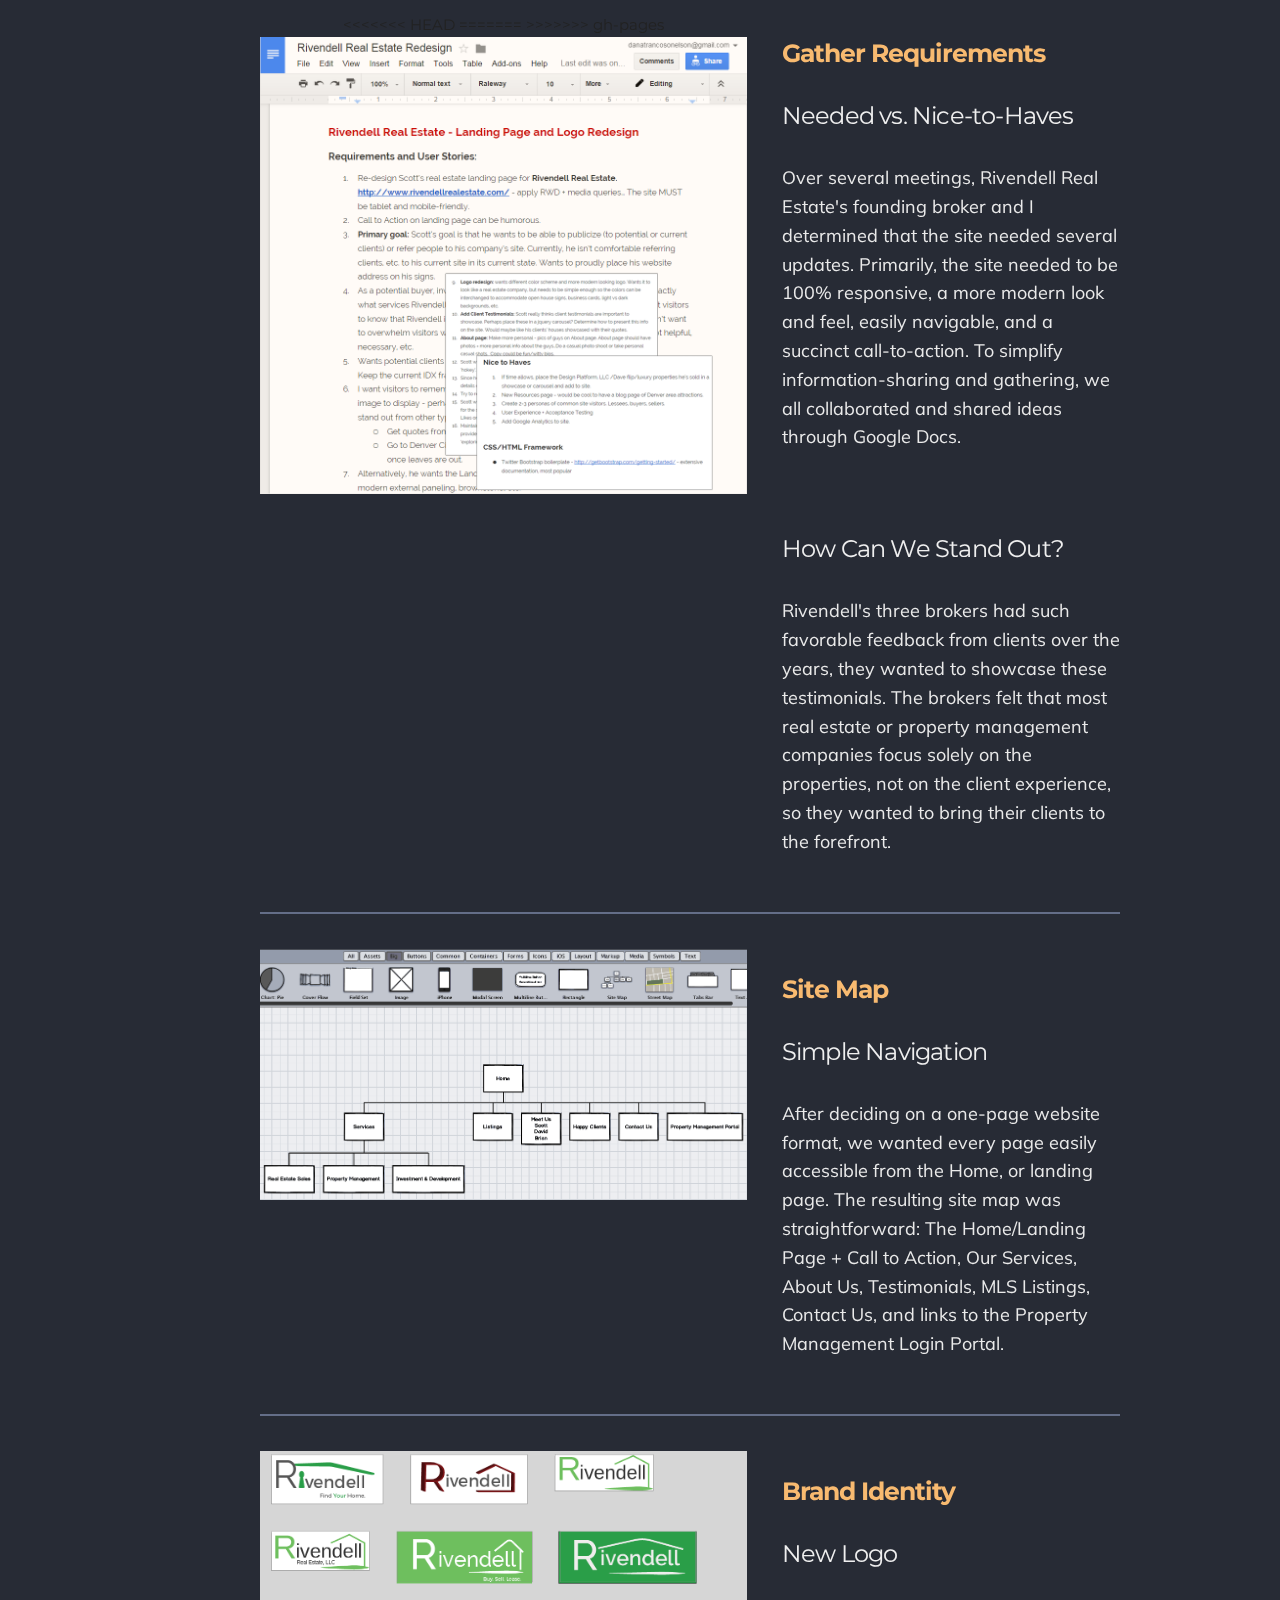
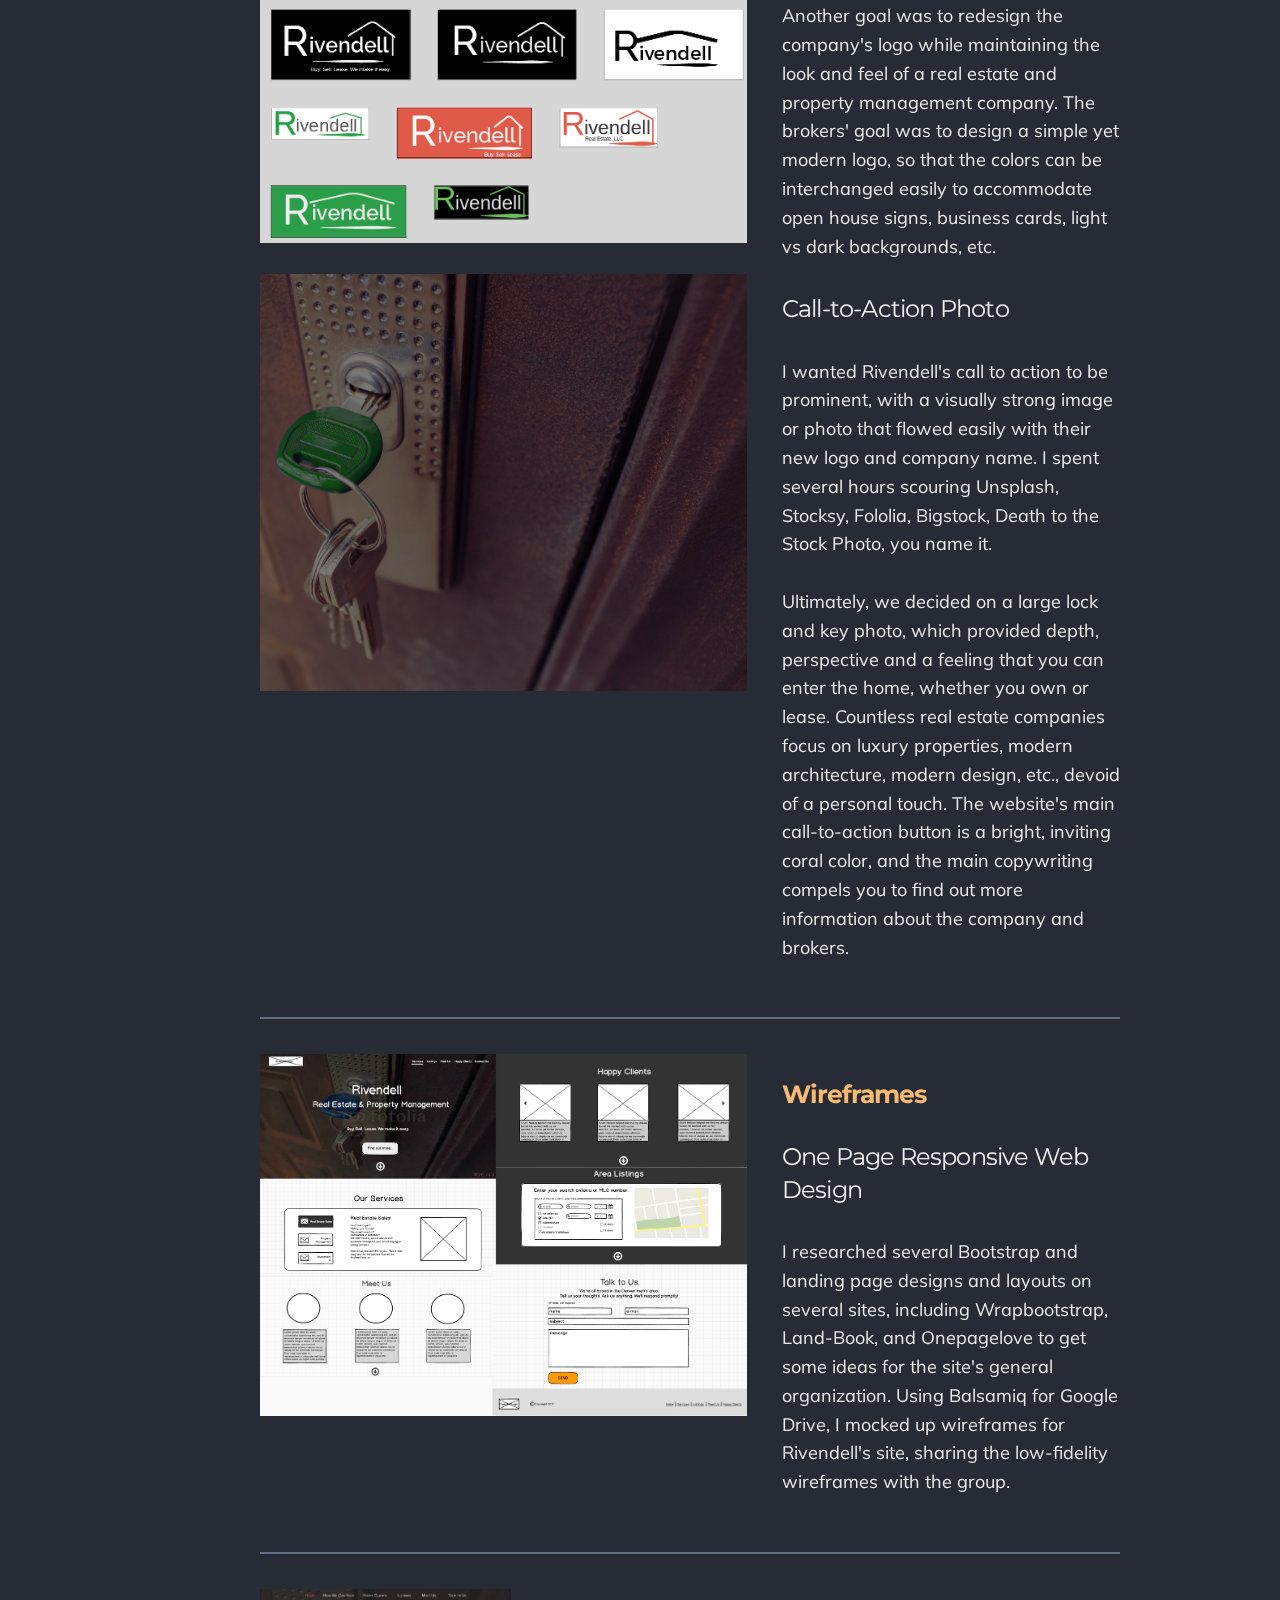
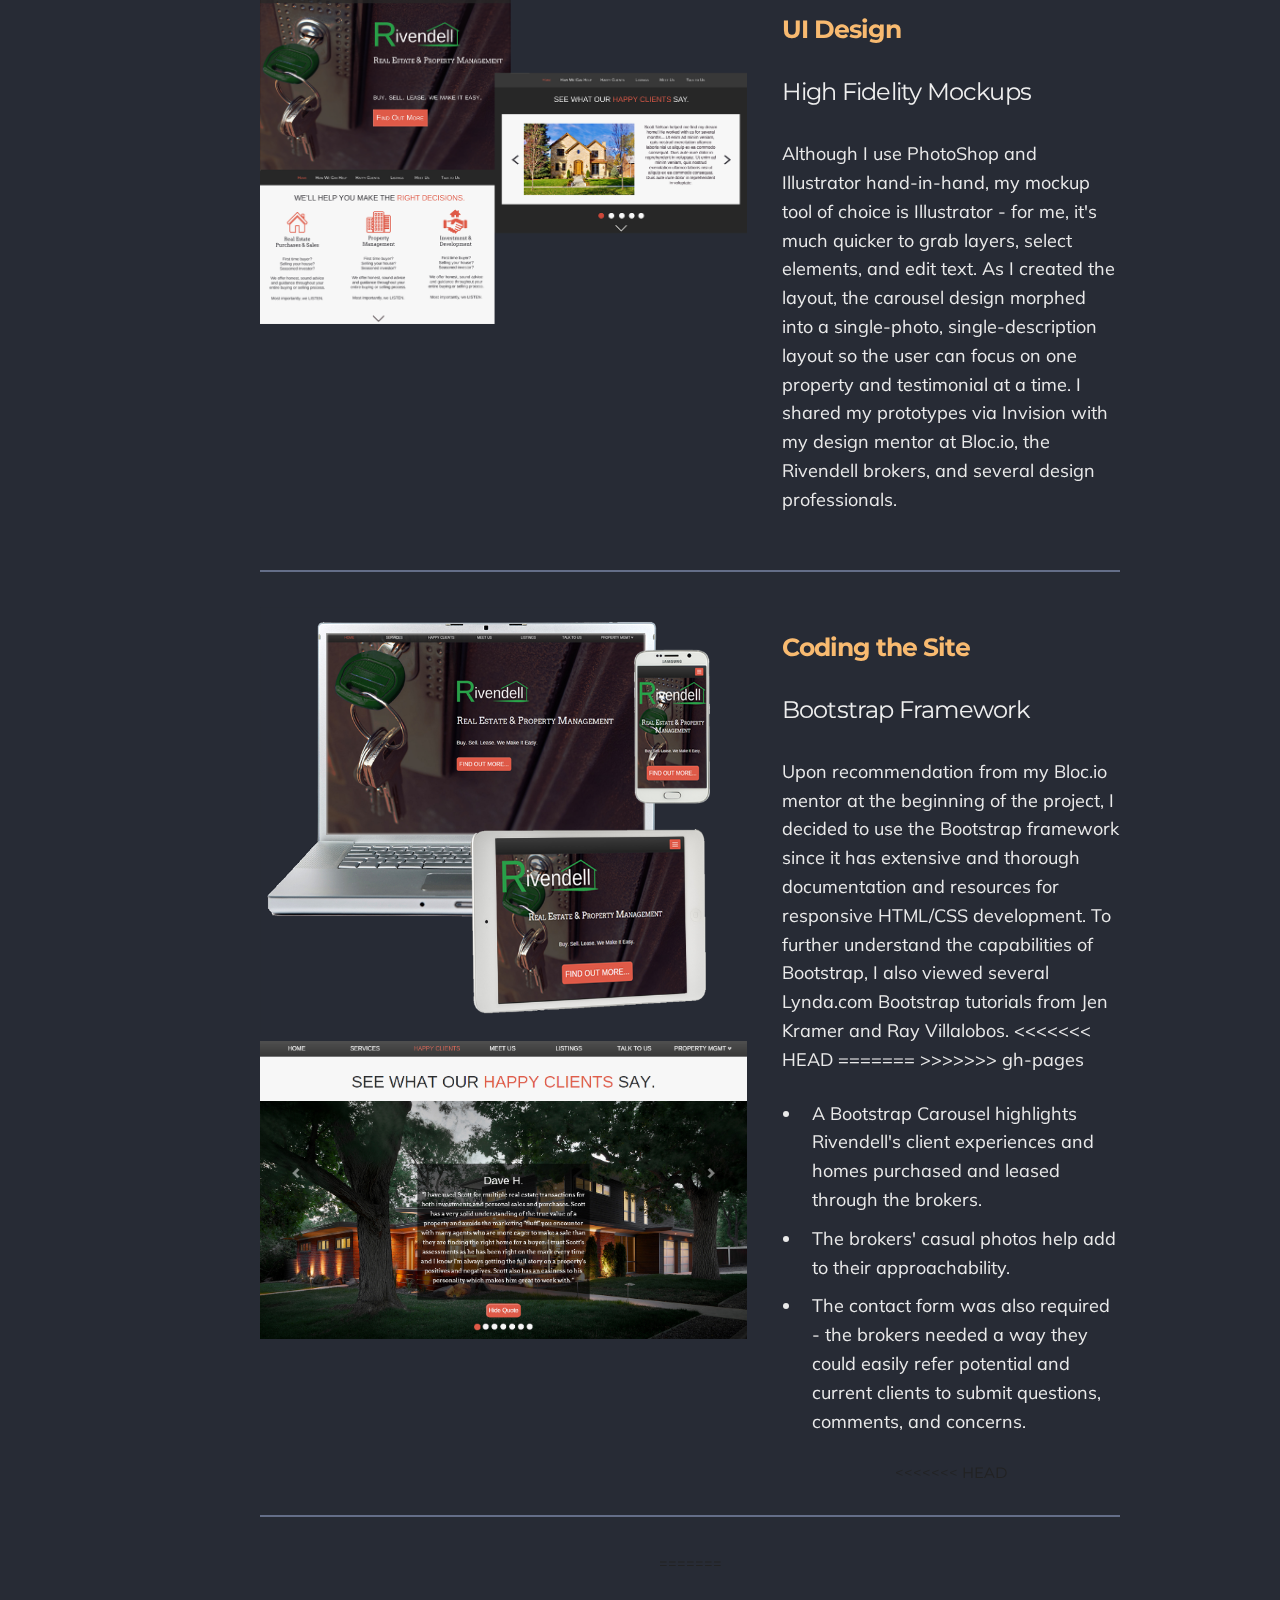
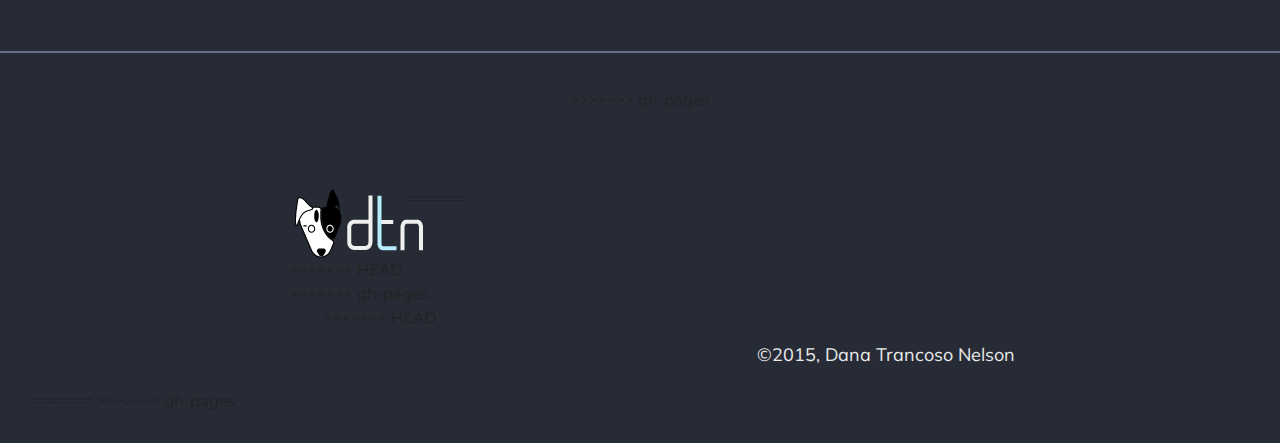
<file: Rivendell_Project.html>
<!DOCTYPE html>
<html lang="en">
<head>

  <!-- Basic Page Needs
  –––––––––––––––––––––––––––––––––––––––––––––––––– -->
  <meta charset="utf-8">
  <title>Dana Trancoso Nelson</title>
  <meta name="description" content="Portfolio">
  <meta name="author" content="Dana Trancoso Nelson">

  <!-- Mobile Specific Metas
  –––––––––––––––––––––––––––––––––––––––––––––––––– -->
  <meta name="viewport" content="width=device-width, initial-scale=1">
  
  <!-- CSS
  –––––––––––––––––––––––––––––––––––––––––––––––––– -->
  <link rel="stylesheet" href="css/normalize.css">
  <link rel="stylesheet" href="css/skeleton.css">
  <link rel="stylesheet" href="css/swipebox.css">
  <link rel="stylesheet" href="https://maxcdn.bootstrapcdn.com/font-awesome/4.4.0/css/font-awesome.min.css">

  <!-- FONT
  –––––––––––––––––––––––––––––––––––––––––––––––––– -->
  <link href='http://fonts.googleapis.com/css?family=Montserrat' rel='stylesheet' type='text/css'>
<<<<<<< HEAD
 <link href='http://fonts.googleapis.com/css?family=Muli' rel='stylesheet' type='text/css'>
=======
  <link href='http://fonts.googleapis.com/css?family=Muli' rel='stylesheet' type='text/css'>
>>>>>>> gh-pages
  
  <!-- Favicon
  –––––––––––––––––––––––––––––––––––––––––––––––––– -->
  <link rel="icon" type="image/png" href="images/favicon.png">
  
  <!-- smooth scroll script
  –––––––––––––––––––––––––––––––––––––––––––––––––– -->
  <script src="https://ajax.googleapis.com/ajax/libs/jquery/1.11.3/jquery.min.js"></script>
    <script>
      $(function() {
        $('a[href*=#]:not([href=#])').click(function() {
          if (location.pathname.replace(/^\//,'') == this.pathname.replace(/^\//,'') && location.hostname == this.hostname) {
            var target = $(this.hash);
            target = target.length ? target : $('[name=' + this.hash.slice(1) +']');
            if (target.length) {
              $('html,body').animate({
                scrollTop: target.offset().top
              }, 1000);
              return false;
            }
          }
        });
      });
    </script>
</head>

<body>
<<<<<<< HEAD
<!-- Primary Page Layout
 –––––––––––––––––––––––––––––––––––––––––––––––––– -->

 <div class="section-dk" id="Work">
 
   <div class="container">
     <span class="nav__button"><i class="licon-reorder"></i></span>
   	   <nav class="navigation">
         <a href="Index.html#Home">Home</a>
    	 <a href="Index.html#Services">About</a>
    	 <a href="Index.html#Work">Work</a>
    	 <a href="Index.html#Contact">Contact</a>
       </nav>
   </div>
=======

<!-- Primary Page Layout
 –––––––––––––––––––––––––––––––––––––––––––––––––– -->
 <div class="section-dk" id="Work">
   <div class="container">
     <span class="nav__button" id="project-nav"><i class="licon-reorder"></i></span>
   	   <nav class="navigation">
         <a href="index.html#Home">Home</a>
    	 <a href="index.html#Services">About Me</a>
    	 <a href="index.html#Work">My Work</a>
    	 <a href="index.html#Contact">Contact</a>
       </nav>
   </div><!-- end container-->
>>>>>>> gh-pages
	 
  <div class="container sidebar-padding">
	<div class="row">
      <div class="twelve columns">
	    <h1 class="section-heading" id="subpage-header">Rivendell Real Estate</h1>
<<<<<<< HEAD
		<h3 class="tangerine">Website Re-branding & Re-design<br />Case Study</h3>
=======
		<h3 class="tangerine">Website Re-branding & Re-design</h3>
>>>>>>> gh-pages
	  </div> <!-- twelve columns-->
    </div> <!-- row-->
		
	<div class="row">
	  <div class="section-description">
		<p class="lt-text"><a class="lt-link" href="http://www.rivendellre.com/" target="_blank">Rivendell Real Estate</a> is a small, privately-owned real estate and property management company located in 
		Denver, Colorado. The company's website needed a complete re-design and re-branding in a short timeframe. 
		The goals of this project were to modernize the site while making it simple, clean, directive, and responsive 
		to all devices. I also re-designed the company's logo, giving it a streamlined and cleaner look, 
		while still maintaining its 'feel' as a real estate and property management company.</p>
	   </div> <!-- twelve columns-->
    </div> <!-- row-->
<<<<<<< HEAD
	<div class="container">
  <nav>
    <ul class="vert-menu">
	  <li><a href="#orig-site" class="smoothScroll">Original Site</a><li>
	  <li><a href="#requirements" class="smoothScroll">Requirements</a><li>
	  <li><a href="#site-map" class="smoothScroll">Site Map</a><li>
	  <li><a href="#brand" class="smoothScroll">Brand Identity</a><li>
	  <li><a href="#wireframes" class="smoothScroll">Wireframes</a><li>
	  <li><a href="#UI-design" class="smoothScroll">UI Design</a><li>
	  <li><a href="#coding" class="smoothScroll">Coding</a><li>
	</ul>
	</nav>
  </div> <!-- container-->
=======
	
	<div class="container">
      <nav>
        <ul class="vert-menu">
    	  <li><a href="#orig-site" class="smoothScroll">Original Site</a><li>
    	  <li><a href="#requirements" class="smoothScroll">Requirements</a><li>
    	  <li><a href="#site-map" class="smoothScroll">Site Map</a><li>
    	  <li><a href="#brand" class="smoothScroll">Brand Identity</a><li>
    	  <li><a href="#wireframes" class="smoothScroll">Wireframes</a><li>
    	  <li><a href="#UI-design" class="smoothScroll">UI Design</a><li>
    	  <li><a href="#coding" class="smoothScroll">Coding</a><li>
    	</ul>
      </nav>
    </div> <!-- container-->
>>>>>>> gh-pages
	<hr />
  </div> <!-- container-->
	
  <div class="container sidebar-padding">
	<div class="row">
     
	  <div class="seven columns">
		<img class="u-max-full-width" src="images/rivendell_screenshot.jpg">
	  </div> <!-- seven columns-->
      
	  <div class="five columns">
	    <h3 class="tangerine left-align" id="orig-site">Original Site Assessment</h3>
		<h4 class="off-white left-align">Outdated UI/UX</h4>
		<p class="lt-text left-align">Originally, the site was built with a bland Joomla template in a multi-page layout. 
		Some pages appeared unfinished while others had no content organization. Sufficient content was available on the original site,
		 but the site was not 100% responsive to smaller devices and had an outdated design. 
		 Due to a limited time frame, we wanted to salvage as much current content as possible while eliminating content
		 that was not relevant or useful.</p>
	  </div> <!-- five columns-->
	</div> <!-- row-->
	<hr />
  
	<div class="row">
      <div class="seven columns">
<<<<<<< HEAD
	  
=======
>>>>>>> gh-pages
	  <!-- image wrapped in a link -->
	   <a href="images/Requirements.png" class="swipebox" title="Requirements">
	     <img src="images/Requirements.png" class="u-max-full-width" alt="Requirements">
	   </a>
	  </div> <!-- seven columns-->
      
	  <div class="five columns">
	    <h3 class="tangerine left-align" id="requirements">Gather Requirements</h3>
		<h4 class="off-white left-align">Needed vs. Nice-to-Haves</h4>
		<p class="lt-text left-align">Over several meetings, Rivendell Real Estate's founding broker and I determined that
		the site needed several updates. Primarily, the site needed to be 100% responsive, a more modern look and feel,
		easily navigable, and a succinct call-to-action. To simplify 
		information-sharing and gathering, we all collaborated and shared ideas through Google Docs.</p>
		<br />
		<h4 class="off-white left-align">How Can We Stand Out?</h4>
		<p class="lt-text left-align">Rivendell's three brokers had such favorable feedback from clients over the years, they wanted to showcase these testimonials.
		The brokers felt that most real estate or property management companies focus solely on the properties, not on the client experience, so 
		they wanted to bring their clients to the forefront.</p>
	  </div> <!-- five columns-->
	</div> <!-- row-->
	<hr />
	
	<div class="row">
      <div class="seven columns">
	 
	  <!-- image wrapped in a link -->
	   <a href="images/SiteMap.png" class="swipebox" title="Site Map">
	     <img src="images/SiteMap.png" class="u-max-full-width" alt="Site Map">
		 </a>
    	  
	  </div> <!-- seven columns-->
      
	  <div class="five columns">
	    <h3 class="tangerine left-align" id="site-map">Site Map</h3>
		<h4 class="off-white left-align">Simple Navigation</h4>
		<p class="lt-text left-align">After deciding on a one-page website format, we wanted every page easily accessible
		from the Home, or landing page. The resulting site map was straightforward: The Home/Landing Page + Call to Action, Our Services, About Us, Testimonials, 
		MLS Listings, Contact Us, and links to the Property Management Login Portal.
		</p>
	   
	  </div> <!-- five columns-->
	</div> <!-- row-->
	<hr />
  
    <div class="row">
      <div class="seven columns">
	  <a href="images/Logos.png" class="swipebox" title="Logo Prototypes">
	    <img src="images/Logos.png" class="u-max-full-width" alt="Logos"><br />
	  </a>
	  <a href="images/Rivendell_final.png" class="swipebox" title="Final Rivendell Logo"></a>
		<br />
	  <a href="images/KeysinLock-green.jpg" class="swipebox" title="Call-to-Action Image">
		<img src="images/KeysinLock-green.jpg" class="u-max-full-width" alt="Call-to-Action Image">
      </a>
	  </div> <!-- seven columns-->
      
	  <div class="five columns">
	    <h3 class="tangerine left-align" id="brand">Brand Identity</h3>
		<h4 class="off-white left-align">New Logo</h4>
		<p class="lt-text left-align">Another goal was to redesign the company's logo while maintaining the look and feel
		of a real estate and property management company. The brokers' goal was to design a simple yet modern logo, 
		so that the colors can be interchanged easily to accommodate open house signs, business cards, light vs dark backgrounds, etc. 
        </p>
		
		<h4 class="off-white left-align">Call-to-Action Photo</h4>
		<p class="lt-text left-align">I wanted Rivendell's call to action to be prominent, with a visually strong image or photo that flowed easily with their new logo and 
		company name. I spent several hours scouring Unsplash, Stocksy, Fololia, Bigstock, Death to the Stock Photo, you name it. <br /><br />Ultimately, we decided on a large 
		lock and key photo, which provided depth, perspective and a feeling that you can enter the home, whether you own or lease. Countless real estate companies focus on
		luxury properties, modern architecture, modern design, etc., devoid of a personal touch. The website's main call-to-action button is a bright, inviting coral color, 
		and the main copywriting compels you to find out more information about the company and brokers.
        </p>
	  </div> <!-- five columns-->
	</div> <!-- row-->
	<hr />

	<div class="row">
      <div class="seven columns">
	  
	  <a href="images/Rivendell_wireframe.png" class="swipebox" title="Rivendell Wireframe">
	     <img src="images/Rivendell_wireframe.png" class="u-max-full-width" alt="Rivendell Wireframe">
		 </a>
	    
	  </div> <!-- seven columns-->
      
	  <div class="five columns">
	    <h3 class="tangerine left-align" id="wireframes">Wireframes</h3>
		<h4 class="off-white left-align">One Page Responsive Web Design</h4>
		<p class="lt-text left-align">I researched several Bootstrap and landing page designs and layouts on several sites, including 
		Wrapbootstrap, Land-Book, and Onepagelove to get some ideas for the site's general organization. 
		Using Balsamiq for Google Drive, I mocked up wireframes for Rivendell's site, sharing the low-fidelity
		wireframes with the group. </p>
	  </div> <!-- five columns-->
	</div> <!-- row-->
	<hr />
	
	<div class="row">
      <div class="seven columns">
	 
    	  <a href="images/Invision_prototype.png" class="swipebox" title="High Fidelity Mockup">
    	    <img src="images/Invision_prototype.png" class="u-max-full-width" alt="Illustrator Mockup">
    	  </a>
	  </div> <!-- seven columns-->
      
	  <div class="five columns">
	    <h3 class="tangerine left-align" id="UI-design">UI Design</h3>
		<h4 class="off-white left-align">High Fidelity Mockups</h4>
		<p class="lt-text left-align">Although I use PhotoShop and Illustrator hand-in-hand, my mockup tool of choice is 
		Illustrator - for me, it's much quicker to grab layers, select elements, and edit text. As I created the layout, the
		carousel design morphed into a single-photo, single-description layout so the user can focus on one property and testimonial at a time.
		I shared my prototypes via Invision with my design mentor at Bloc.io, the Rivendell brokers, 
		and several design professionals. </p>
	  </div> <!-- five columns-->
	</div> <!-- row-->
	<hr />
		
	<div class="row">
      <div class="seven columns">
	    <a href="images/Rivendell_responsive.png" class="swipebox" title="Responsive Rivendell Website">
    	    <img src="images/Rivendell_responsive.png" class="u-max-full-width" alt="Responsive Rivendell Website">
		</a>
		<a href="images/Rivendell_carousel.png" class="swipebox" title="Client Testimonial Carousel">
    		<img src="images/Rivendell_carousel.png" class="u-max-full-width" alt="Client Testimonial Carousel">
		</a>
	  </div> <!-- seven columns-->
      
	  <div class="five columns">
	    <h3 class="tangerine left-align" id="coding">Coding the Site</h3>
		<h4 class="off-white left-align">Bootstrap Framework</h4>
		<p class="lt-text left-align">Upon recommendation from my Bloc.io mentor at the beginning of the project, 
		I decided to use the Bootstrap framework since it has extensive and thorough documentation and resources for responsive HTML/CSS 
		development. To further understand the capabilities of Bootstrap, I also viewed several Lynda.com Bootstrap tutorials 
		from Jen Kramer and Ray Villalobos. 
<<<<<<< HEAD
=======
		
>>>>>>> gh-pages
		<ul class="lt-text left-align">
		  <li>A Bootstrap Carousel highlights Rivendell's client experiences 
		  and homes purchased and leased through the brokers. </li>
		  <li>The brokers' casual photos help add to their approachability. </li>
		  <li>The contact form was also required - the brokers needed a way they could easily refer potential and current 
		  clients to submit questions, comments, and concerns.</li>
	    </ul>
		</p>
<<<<<<< HEAD
	  </div> <!-- five columns-->
	</div> <!-- row-->
	<hr />
	
=======
		
	  </div> <!-- five columns-->
	</div> <!-- row-->
	<hr />
>>>>>>> gh-pages
  </div> <!--End container-->
 
 <footer>
    <div class="container sidebar-padding">
      <div class="row">
	    <div class="two columns">
	      <img src="images/Gizmo_DTN.png" class=".u-max-full-width" alt="Gizmo Puppy" />
<<<<<<< HEAD
        </div>
	    
=======
        </div> <!-- two columns-->
		
>>>>>>> gh-pages
		<div class="ten columns">
		<p class="lt-text center-align" id="sig-margin">&copy;2015, Dana Trancoso Nelson</p>
		  <!--original footer nav
		  <nav class="footer">
	        <ul>
		      <li><a href="Index.html#Home" class="smoothScroll">Home</a></li>
		      <li><a href="Index.html#Services" class="smoothScroll">About</a></li>
		      <li><a href="Index.html#Work" class="smoothScroll">Work</a></li>
		      <li><a href="Index.html#Contact" class="smoothScroll">Contact</a></li>
		    </ul>
	      </nav> footer nav-->
<<<<<<< HEAD
	    </div> <!-- eleven columns-->
	  </div> <!-- row-->
	</div> <!-- container-->
=======
	    </div> <!-- ten columns-->
	  </div> <!-- row-->
	</div> <!-- container sidebar-padding-->
>>>>>>> gh-pages
</footer>
   
<!-- End Document
  ––––––––––––––––––––––––––––––––––––––––––––––––––-->
<!-- jQuery  -->
   <script>
    var btn = document.querySelector('.nav__button'), container = document.querySelector('.container');
    btn.addEventListener('click', function () {
        this.classList.toggle('open');
        container.classList.toggle('active');
    });
	</script>
	
   <script src="js/fixed-responsive-nav.js"></script> 
   <script>var nav = responsiveNav(".nav-collapse");</script>
   <script src="lib/jquery-2.1.0.min.js"></script>
   <script src="js/jquery.swipebox.js"></script>
      <script type="text/javascript">
            ;( function( $ ) {
            
            	$( '.swipebox' ).swipebox();
            
            } )( jQuery );
    	  </script>	
</body>
</html>
</file>
<file: css/skeleton.css>
/*
* Skeleton V2.0.4
* Copyright 2014, Dave Gamache
* www.getskeleton.com
* Free to use under the MIT license.
* http://www.opensource.org/licenses/mit-license.php
* 12/29/2014
*/


/* Table of contents
––––––––––––––––––––––––––––––––––––––––––––––––––
- Grid
- Base Styles
- Typography
- Links
- Buttons
- Forms
- Lists
- Code
- Tables
- Spacing
- Utilities
- Clearing
- Media Queries
*/


/* Grid
–––––––––––––––––––––––––––––––––––––––––––––––––– */
.container {
  position: relative;
  width: 100%;
  max-width: 960px;
  margin: 0 auto;
  padding: 0 20px;
  box-sizing: border-box; }
.column,
.columns {
  width: 100%;
  float: left;
  box-sizing: border-box; }

/* For devices larger than 400px */
@media (min-width: 400px) {
  .container {
    width: 85%;
    padding: 0; }
}

.sidebar-padding {
  width: 100%;
  padding: 0;
 }
  
  @media (max-width: 1600px){
    .sidebar-padding {width: 90%; padding: 0 0 0 100px;} 
   }
  @media (max-width: 600px){
  .sidebar-padding {width:90%; padding: 0px;}
  }
  @media (max-width: 400px) {
<<<<<<< HEAD
  .sidebar-padding {width:75%; padding: 0 0 0 50px;}
=======
  .sidebar-padding {width:95%; padding: 0px;}
>>>>>>> gh-pages
  }
 
 
/* For devices larger than 550px */
@media (min-width: 550px) {
  .container {
    width: 75%; }
  .column,
  .columns {
    margin-left: 4%; }
  .column:first-child,
  .columns:first-child {
    margin-left: 0; }

  .one.column,
  .one.columns                    { width: 4.66666666667%; }
  .two.columns                    { width: 13.3333333333%; }
  .three.columns                  { width: 22%;            }
  .four.columns                   { width: 30.6666666667%; }
  .five.columns                   { width: 39.3333333333%; }
    
    @media (max-width: 1000px) {
      .five.columns { width: 80%; }
    }
    
  .six.columns                    { width: 48%;            }
  .seven.columns                  { width: 56.6666666667%; }
  .eight.columns                  { width: 65.3333333333%; }
  .nine.columns                   { width: 74.0%;          }
  .ten.columns                    { width: 82.6666666667%; }
  .eleven.columns                 { width: 91.3333333333%; }
  .twelve.columns                 { width: 100%; margin-left: 0; }

  .one-third.column               { width: 30.6666666667%; }
    
    @media (max-width: 1200px) {
      .one-third.column { width: 60%; margin-left: 20%;}
    }
    
    @media (max-width: 880px) {
      .one-third.column { width: 70%; margin-left: 15%;}
    }
    
  .one-fourth.column              { width: 22%; }
    
  .two-thirds.column              { width: 65.3333333333%; }

  .one-half.column                { width: 48%; }

  /* Offsets */
  .offset-by-one.column,
  .offset-by-one.columns          { margin-left: 8.66666666667%; }
  .offset-by-two.column,
  .offset-by-two.columns          { margin-left: 17.3333333333%; }
  .offset-by-three.column,
  .offset-by-three.columns        { margin-left: 26%;            }
  .offset-by-four.column,
  .offset-by-four.columns         { margin-left: 34.6666666667%; }
  .offset-by-five.column,
  .offset-by-five.columns         { margin-left: 43.3333333333%; }
  .offset-by-six.column,
  .offset-by-six.columns          { margin-left: 52%;            }
  .offset-by-seven.column,
  .offset-by-seven.columns        { margin-left: 60.6666666667%; }
  .offset-by-eight.column,
  .offset-by-eight.columns        { margin-left: 69.3333333333%; }
  .offset-by-nine.column,
  .offset-by-nine.columns         { margin-left: 78.0%;          }
  .offset-by-ten.column,
  .offset-by-ten.columns          { margin-left: 86.6666666667%; }
  .offset-by-eleven.column,
  .offset-by-eleven.columns       { margin-left: 95.3333333333%; }

  .offset-by-one-third.column,
  .offset-by-one-third.columns    { margin-left: 34.6666666667%; }
  .offset-by-two-thirds.column,
  .offset-by-two-thirds.columns   { margin-left: 69.3333333333%; }

  .offset-by-one-half.column,
  .offset-by-one-half.columns     { margin-left: 52%; }

}


/* Base Styles
–––––––––––––––––––––––––––––––––––––––––––––––––– */
/* NOTE
html is set to 62.5% so that all the REM measurements throughout Skeleton
are based on 10px sizing. So basically 1.5rem = 15px :) */
html {
  font-size: 62.5%; }
body {
  font-size: 1.5em; /* currently ems cause chrome bug misinterpreting rems on body element */
  line-height: 1.6;
  font-weight: 400;
  font-family: "Montserrat", "Raleway", "Helvetica Neue", Helvetica, Arial, sans-serif;
  color: #222; 
<<<<<<< HEAD
  overflow-x: hidden; }
=======
  overflow-x: hidden !important; 
  }
>>>>>>> gh-pages

/* Typography
–––––––––––––––––––––––––––––––––––––––––––––––––– */
h1, h2, h3, h4, h5, h6 {
  margin-top: 0;
  margin-bottom: 2rem;
  font-weight: 400; }
h1 { font-family: 'Montserrat'; font-size: 5.0rem; line-height: 1.2;  letter-spacing: -.1rem;}
h2 { font-size: 3.6rem; line-height: 1.25; letter-spacing: -.1rem; }
h3 { font-size: 3.0rem; line-height: 1.3;  letter-spacing: -.1rem; }
h4 { font-size: 2.4rem; line-height: 1.35; letter-spacing: -.08rem; }
h5 { font-size: 1.8rem; line-height: 1.5;  letter-spacing: -.05rem; }
h6 { font-size: 1.5rem; line-height: 1.6;  letter-spacing: 0; }

/* Larger than phablet */
@media (min-width: 550px) {
  h1 { font-size: 4.0rem; }
  h2 { font-size: 3.5rem; }
<<<<<<< HEAD
  h3 { font-size: 2.5rem; }
  h4 { font-size: 2.0rem; }
  h5 { font-size: 1.75rem; }
  h6 { font-size: 1.5rem; }
=======
  h3 { font-size: 2.0rem; }
  h4 { font-size: 1.75rem; }
  h5 { font-size: 1.5rem; }
  h6 { font-size: 1.0rem; }
>>>>>>> gh-pages
}

p {
  margin-top: 0; }


/* Links
–––––––––––––––––––––––––––––––––––––––––––––––––– */
a {
  color: #1EAEDB; }
a:hover {
  color: #0FA0CE; }


/* Buttons
–––––––––––––––––––––––––––––––––––––––––––––––––– */
.button,
button,
input[type="submit"],
input[type="reset"],
input[type="button"] {
  display: block;
  height: auto;
  width:240px;
  padding: 10px;
  color: #efefef;
  text-align: center;
  font-size: 18px;
  font-weight: 300;
  letter-spacing: .1rem;
  text-transform: none;
  text-decoration: none;
  white-space: nowrap;
  background-color: transparent;
  border-radius: 4px;
  border: 3px solid #efefef;
  cursor: pointer;
  box-sizing: border-box; 
  -moz-background-clip: padding;
  -webkit-background-clip: padding-box;
  background-clip: padding-box; /* prevents bg color from leaking outside the border */ 
  }
  
.button:hover,
button:hover,
input[type="submit"]:hover,
input[type="reset"]:hover,
input[type="button"]:hover,
.button:focus,
button:focus,
input[type="submit"]:focus,
input[type="reset"]:focus,
input[type="button"]:focus {
  color: #272b35;
  border-color: #efefef;
  background-color: #efefef;
  outline: 0; }
.button.button-primary,
button.button-primary,
input[type="submit"].button-primary,
input[type="reset"].button-primary,
input[type="button"].button-primary {
  color: #FFF;
  background-color: #33C3F0;
  border-color: #33C3F0; }
.button.button-primary:hover,
button.button-primary:hover,
input[type="submit"].button-primary:hover,
input[type="reset"].button-primary:hover,
input[type="button"].button-primary:hover,
.button.button-primary:focus,
button.button-primary:focus,
input[type="submit"].button-primary:focus,
input[type="reset"].button-primary:focus,
input[type="button"].button-primary:focus {
  color: #FFF;
  background-color: #1EAEDB;
  border-color: #1EAEDB; }


/* Forms
–––––––––––––––––––––––––––––––––––––––––––––––––– */
input[type="email"],
input[type="number"],
input[type="search"],
input[type="text"],
input[type="tel"],
input[type="url"],
input[type="password"],
textarea,
select {
  height: 38px;
  padding: 6px 10px; /* The 6px vertically centers text on FF, ignored by Webkit */
  background-color: #fff;
  border: 1px solid #D1D1D1;
  border-radius: 4px;
  box-shadow: none;
  box-sizing: border-box; }
/* Removes awkward default styles on some inputs for iOS */
input[type="email"],
input[type="number"],
input[type="search"],
input[type="text"],
input[type="tel"],
input[type="url"],
input[type="password"],
textarea {
  -webkit-appearance: none;
     -moz-appearance: none;
          appearance: none; }
textarea {
  min-height: 65px;
  padding-top: 6px;
  padding-bottom: 6px; }
input[type="email"]:focus,
input[type="number"]:focus,
input[type="search"]:focus,
input[type="text"]:focus,
input[type="tel"]:focus,
input[type="url"]:focus,
input[type="password"]:focus,
textarea:focus,
select:focus {
  border: 1px solid #33C3F0;
  outline: 0; }
label,
legend {
  display: block;
  margin-bottom: .5rem;
  font-weight: 600; }
fieldset {
  padding: 0;
  border-width: 0; }
input[type="checkbox"],
input[type="radio"] {
  display: inline; }
label > .label-body {
  display: inline-block;
  margin-left: .5rem;
  font-weight: normal; }


/* Lists
–––––––––––––––––––––––––––––––––––––––––––––––––– */
ul {
  list-style: disc; }
ol {
  list-style: decimal inside; }
ol, ul {
  padding-left: 0;
  margin-top: 0; 
  }
ul ul,
ul ol,
ol ol,
ol ul {
  margin: 1.5rem 0 1.5rem 3rem;
  font-size: 90%; }
li {
  list-style-position:outside;
  margin-bottom: 1rem;
  margin-left:20px; 
  padding-left: 10px; 
  font-size: 18px;
  }
    @media (max-width: 768px){
    li {font-size: 16px;}
    }

/* Code
–––––––––––––––––––––––––––––––––––––––––––––––––– */
code {
  padding: .2rem .5rem;
  margin: 0 .2rem;
  font-size: 90%;
  white-space: nowrap;
  background: #F1F1F1;
  border: 1px solid #E1E1E1;
  border-radius: 4px; }
pre > code {
  display: block;
  padding: 1rem 1.5rem;
  white-space: pre; }


/* Tables
–––––––––––––––––––––––––––––––––––––––––––––––––– */
th,
td {
  padding: 12px 15px;
  text-align: left;
  border-bottom: 1px solid #E1E1E1; }
th:first-child,
td:first-child {
  padding-left: 0; }
th:last-child,
td:last-child {
  padding-right: 0; }


/* Spacing
–––––––––––––––––––––––––––––––––––––––––––––––––– */
button,
.button {
  margin-bottom: 1rem; }
input,
textarea,
select,
fieldset {
  margin-bottom: 1.5rem; }
pre,
blockquote,
dl,
figure,
table,
p,
ul,
ol,
form {
  margin-bottom: 2.5rem; }


/* Utilities
–––––––––––––––––––––––––––––––––––––––––––––––––– */
.u-full-width {
  width: 100%;
  box-sizing: border-box; }
.u-max-full-width {
  max-width: 100%;
  box-sizing: border-box; }
.u-pull-right {
  float: right; }
.u-pull-left {
  float: left; }


/* Misc
–––––––––––––––––––––––––––––––––––––––––––––––––– */
hr {
  margin-top: 3rem;
  margin-bottom: 3.5rem;
  border-width: 0;
  border-top: 2px solid #646e88; }
  
#short {
  margin-top: 3rem;
  margin-bottom: 3.5rem;
  border-width: 0;
  border-top: 2px solid #646e88; 
  width: 75%;
  }


/* Clearing
–––––––––––––––––––––––––––––––––––––––––––––––––– */

/* Self Clearing Goodness */
.container:after,
.row:after,
.u-cf {
  content: "";
  display: table;
  clear: both; }


/* Media Queries
–––––––––––––––––––––––––––––––––––––––––––––––––– */
/*
Note: The best way to structure the use of media queries is to create the queries
near the relevant code. For example, if you wanted to change the styles for buttons
on small devices, paste the mobile query code up in the buttons section and style it
there.
*/


/* Larger than mobile */
@media (min-width: 400px) {}

/* Larger than phablet (also point when grid becomes active) */
@media (min-width: 550px) {}

/* Larger than tablet */
@media (min-width: 750px) {}

/* Larger than desktop */
@media (min-width: 1000px) {}

/* Larger than Desktop HD */
@media (min-width: 1200px) {}


/* Custom Styles
----------------------------------- */

.container {
  max-width: 1200px
}

/* BUTTONS 
----------------------------------- */


/* Header */
body > header {
  background: url('../images/UnionStation_Sunset.jpg') top center no-repeat;
  background-size: cover;
  width:100%;
  height:auto;
}

<<<<<<< HEAD
=======
#Home {
  background: url('../images/UnionStation_Sunset.jpg') top center no-repeat;
  background-size: cover;
  width:100%;
  height:auto;
}

>>>>>>> gh-pages
#top-fa {
  color:#eaeaea;
  opacity: .75;
}

.fa {
  padding:10px;
 }
  @media (max-width: 550px){
   .fa {padding: 20px;}
  }
   
.logo {
<<<<<<< HEAD
  margin:3em;
  float:left;
  width:100%;
  height:auto;
  display:block;
}
=======
  margin:0 0 0 3em;
  float:left;
  width:auto;
  height:auto;
  display:block;
}
  @media (max-width: 550px){
   .logo {margin:0; float:none;}
  }
>>>>>>> gh-pages

.center {
  text-align: center;
  margin-bottom: 4em;
}

h1 { color:#b5edfd; font-family: 'Montserrat'; font-size: 6.0rem; line-height: 1.2;  letter-spacing: -.1rem; text-align:center;}
  @media (max-width: 480px) { 
<<<<<<< HEAD
   h1 {font-size:5.0rem; }
  }

h2 { color:#eaeaea; font-family: 'Montserrat'; font-size: 4.0 rem; line-height: 1.25; letter-spacing: -.1rem; text-align:center;}
  @media (max-width: 480px) { 
   h2 {font-size:3rem; }
  }
  
h3 { color:#272b35; font-family: 'Montserrat'; font-size: 3.0rem; line-height: 1.3;  letter-spacing: -.1rem; text-align:center;}
   @media (max-width: 480px) { 
   h3 {font-size:2.5rem; }
=======
   h1 {font-size:3.0rem; }
  }

h2 { color:#eaeaea; font-family: 'Montserrat'; font-size: 4.0 rem; line-height: 1.2; letter-spacing: -.1rem; text-align:center;}
  @media (max-width: 480px) {
   h2 {font-size:2rem; }
  }
  
h3 { color:#272b35; font-family: 'Montserrat'; font-size: 2.5rem; line-height: 1.2;  letter-spacing: -.1rem; text-align:center;}
   @media (max-width: 480px) { 
   h3 {font-size:2.0rem; }
>>>>>>> gh-pages
  }
  
h4 { color:#272b35; font-family: 'Montserrat'; font-size: 2.4rem; font-weight:400; line-height: 1.35; letter-spacing: -.08rem; text-align:center;}
  @media (max-width: 480px) { 
<<<<<<< HEAD
   h4 {font-size:2rem; }
=======
   h4 {font-size:1.5rem; }
>>>>>>> gh-pages
  } 
  
.header-text {
  margin-top: 20%;
  text-align: center;
  margin-bottom: 3em;
}
 
header nav {
  text-align: center; 
  margin: 0;
  width: 100%;
  right: 0;
  position:relative;
  
}
  @media (max-width: 640px){
   header nav {margin:0 auto; width:100%;}
   }

.navbar {
  position: fixed;
  top: 0;
  left: -3em;
  z-index: 9999;
  width: 100%;
  height: 60px;
  line-height:60px;
  background-color: transparent;
} 
    @media (max-width: 1400px) {
        .navbar { left: -1em; }
      }
    @media (max-width: 640px) {
        .navbar {position: relative; }
      }
        
header nav ul li {display: inline-block;}

header nav ul li a {
  color: #f8ba70;
  text-transform: uppercase;
  text-decoration: none;
  padding: 2em 2em;
}
  @media (max-width: 768px) {
    header nav ul li a {line-height:3em;}
  }

header nav ul li a:hover {
  color: #e15b1c;
  text-decoration: underline;
}

header nav ul li a:active {
  color: #fbebb3;
  -moz-border-radius: 2px;
  -webkit-border-radius: 2px;
  border-radius: 2px;
  border: 2px solid #fbebb3;
}

 @media (max-width: 640px) {
	nav ul, nav:active ul { 
      display:block;
	  position:relative;
	}

	nav li {
		text-align: center;
		width: 100%;
		padding: 10px 0;
		margin: 0;
	}

	nav:hover ul {
		display: block;
	}
   }  
  
.section-pad {
 margin-top: 200px; 
 margin-bottom: 200px;
}

.section-pad-bottom {
 margin-bottom: 200px;
}

.section-pad-top {
 margin-top: 200px; 
}
<<<<<<< HEAD
=======
  @media (max-width: 768px) {
   .section-pad-top { margin-top:50px; }
   }
>>>>>>> gh-pages

.dark-text {
   font-family: "Muli", "Raleway", Arial, sans-serif; 
   font-size: 18px;
   color: #272b35;
}
   @media (max-width: 768px) {
      .dark-text { font-size: 16px; }
      }
#main-text {
  margin:0 auto;
  max-width: 75%;
  margin-bottom:30px;
  
 }
.lt-text {
   font-family: "Muli", "Raleway", Arial, sans-serif; 
   font-size: 18px;
   color: #eaeaea;
  }
   @media (max-width: 768px) {
     .lt-text {font-size:16px;}
     }

.lt-text-body {
  font-family: "Montserrat", "Raleway", Arial, sans-serif; 
  font-size: 2.6em;
  width: 60%;
  color: #eaeaea;
 }
 
 #sig-margin{
 margin-top:40px;
 margin-right:20px;
 float:right;
  }
   @media (max-width: 550px) {
     #sig-margin {float:none;}
     }

  
 #subpage-header {
   font-size: 3em;
  }
<<<<<<< HEAD
=======
   @media (max-width: 768px) {
    #subpage-header { font-size: 2em; margin-top:30px; }
   }
>>>>>>> gh-pages
  
 #subhead {
  font-family: "muli", "Raleway", Arial, sans-serif; 
  font-size: 20px;
  color: #eaeaea;
  padding-left: 2em;
 }
  @media (max-width: 768px) {
    #subhead { font-size: 16px; }
  }
  
 #pad-left {padding-left:3em; }
  
  
/* Custom Colors and Styles
----------------------------------- */
a {
  color: #646e88; }
  
.nav-toggle a {color: #eaeaea;}

a:hover {color: #444b5d;}

.lt-link {color:#b5edfd;}   
.lt-link:hover {color:#0DB9EB;}

.dk-link {color:#646e88;}   
.dk-link:hover {color:#0DB9EB;}

.pewter {
  color:#272b35;
}

.lt-pewter {color:#646e88;}

.off-white {color:#efefef;}

.tangerine {color:#f8ba70;}

.left-align {text-align:left;}

.center-align {text-align:center;}

.small-pad {margin-top: 20px; margin-bottom: 20px; }

#bullet-text {font-family: "muli", "Raleway", Arial, sans-serif; size:20px;}

.img-container {
  display: block;
  position: relative;
  width: 600px;
  max-height: 400px;
  overflow: hidden;
 }
   @media (max-width: 1000px) {
     .img-container { padding: 2em 0 2em 1em; }
   }

.img-top {
  max-width: 80%;
  margin-bottom: -200px;
<<<<<<< HEAD
  box-sizing: border-box; 
  position: relative;
  bottom: 30%;
=======
  position: relative;
  bottom: 0;
>>>>>>> gh-pages
  left: 15%;
  transform: translate(-10%, -80%);
  border-style: solid;
  border-color: #000;
<<<<<<< HEAD
 } 
   @media (max-width: 550px) {
     .img-top {margin-bottom:-100px;}
=======
  overflow: visible;
 } 
   @media (max-width: 550px) {
     .img-top {margin-bottom:0px; max-width:100%; bottom: 0; left: 0; transform: none;}
>>>>>>> gh-pages
   } 

.thumbnail{
  max-height: 400px;
  max-width: 300px;
 } 
 
#box {
  width:25%;
  padding-bottom: 25%;
  background: transparent;
  color: #333;
  position:relative;
 } 
 
.box {
  float: left;
  position: relative;
  height: 220px;
  width: 25%;
  padding-bottom: 20%;
}
 
.boxInner {
   position: absolute;
   left: 10px;
   right: 10px;
   top: 10px;
   bottom: 10px;
   overflow: hidden;
   max-height:450px;
}

.boxInner img {width: 100%;}

.titleBox {
   position: absolute;
   bottom: 0;
   left: 0;
   right: 0;
   background: #333;
   background-color: rgba(0, 0, 0, 0.7);
   color: #efefef;
   padding: 10px;
   text-align: center;
   margin-bottom: -50px;
   transition: all 0.5s ease-out;
   -webkit-transition: all 0.5s ease-out;
   -moz-transition: all 0.5s ease-out;
   -o-transition: all 0.5s ease-out;
}
 
 body.no-touch .boxInner:hover .titleBox, body.touch .boxInner.touchFocus .titleBox {
   margin-bottom: 0;
}

@media only screen and (max-width : 480px) {
   /* Smartphone view: 1 tile */
   .box {
      width: 100%;
      padding-bottom: 100%;
   }
}
@media only screen and (max-width : 650px) and (min-width : 481px) {
   /* Tablet view: 2 tiles */
   .box {
      width: 50%;
      padding-bottom: 25%;
   }
}
@media only screen and (max-width : 1050px) and (min-width : 651px) {
   /* Small desktop / ipad view: 3 tiles */
   .box {
      width: 33.3%;
      padding-bottom: 20%;
   }
}
@media only screen and (max-width : 1290px) and (min-width : 1051px) {
   /* Medium desktop: 4 tiles */
   .box {
      width: 25%;
      padding-bottom: 15%;
   }
}

#innercontent {
  position:absolute;
  left: 10px;
  right: 10px;
  top: 10px;
  bottom:10px;
  background: #efefef;
 }
 
.wrap {
  overflow: hidden;  
  margin: 10px;
 }
 
#border-right-bottom {
  box-shadow: 2px 2px 2px #898989;
 }   
 
/*SECTIONS */

.section {
  padding: 3em 0 3em;
  text-align: center;
  background-color:#efefef;
}

.section-dk {
  padding: 3em 0 3em;
  text-align:center;
  background-color:#272b35;
}

.section-heading {
  margin-bottom: 1em;
  text-align: center;
}

.section-description {
  margin: 0 auto;
  padding: 0px 0 0 50px;
  text-align: left;
  max-width: 60%;
}
   
  @media (max-width: 1000px) {
    .section-description {margin:0; padding:0; max-width: 100%;}
   }
   
/*VERICAL MENU */

.vert-menu{
  position:fixed;
  overflow:hidden;
  top: 0;
  left: 0;
  height:auto;
  width:auto;
  list-style-type: none;
  margin:0 auto;
  margin-top:20px;
  padding:0;
  background: transparent;
  text-align:left;
 }
 @media (max-width: 600px) {
   .vert-menu {display:block; position:relative; width:150px; margin-top:0px;}
  }
  
 .vert-menu li a{
   color:#b5edfd;
   display:inline;
   height: 4em;
   width: 100%;
   line-height: 4em;
   text-align: center;
   text-decoration:none;
    /*background-color: rgba(234,234,234,0.06);*/
   margin: 10px;
   position: relative;
	/*border-bottom: 1px solid rgba(0,0,0,0.08);*/
	-webkit-transition: background 0.1s ease-in-out;
	-moz-transition: background 0.1s ease-in-out;
	transition: background 0.1s ease-in-out;
 }
   @media (max-width: 600px) {
   .vert-menu li a {height:2em; line-height:2em; margin:0 auto; border-bottom:none;}
  }

.vert-menu li a:hover, 
.vert-menu lit:first-child a{
  color: #0DB9EB;
 }
 
 /*LIGHTBOX */
 
 .lightbox {
    /** Hide the lightbox */
    display: none;
    /** Apply basic lightbox styling */
    position: fixed;
    z-index: 999;
    width: 100%;
    height: 100%;
    text-align: center;
    top: 0;
    left: 0;
    background: rgba(0,0,0,.8);
    }
 
.lightbox img {
  /** Pad the lightbox image */
  max-width: 90%;
  max-height: 80%;
  margin-top: 2%;
} 

.lightbox:target {
    /** Show lightbox when it is target */
    display: block;
     /** Remove default browser outline style */
    outline: none;
    top:0;
}
 
    
/*FOOTER */

body > footer {
  background-color: #272b35;
  width: 100%;
  height: auto;
  margin: 0 auto;
  padding: 2em;
}

footer img{margin:0; float:left;}
  @media (max-width: 550px) {
     footer img {margin-right:20px; float:none;}
     }

footer nav {
  text-align: center; 
  margin-top: 2em;
}

footer nav ul {margin-left:20px;}
 @media (max-width: 600px) {
   footer nav ul {margin:0 auto; }
 }
 
footer nav ul li {
 display: inline-block;
 margin: 0 auto;
 padding:20px 0px 20px 0px;
 font-size: 16px;
}

footer nav ul li a {
  color:#efefef;
  text-decoration:none;
  text-transform:uppercase;
  padding: 1em 4em;
}

footer p {
 color: #efefef;
 line-height:1em;
 font-size: 2em;
 margin-top: 1em;
}

footer nav ul li a:hover {
  color: #fbebb3;
  text-decoration: underline;
}

footer nav ul li a:active {
  color: #fbebb3;
  -moz-border-radius: 2px;
  -webkit-border-radius: 2px;
  border-radius: 2px;
  border: 2px solid #fbebb3;
}
<<<<<<< HEAD
/*FLOATING NAV MENU*/

.navigation {
  position: fixed;
=======

/*FLOATING NAV MENU*/
.navigation {
  position: fixed;
  text-align: center;
>>>>>>> gh-pages
  width: 14rem;
  height: 100vh;
  top: 0;
  right: 0;
  background: rgba(15, 17, 21, 0.7);
  padding: 4rem 1rem 1rem 1rem;
  z-index: 1;
  -webkit-transform: translateX(100vh) scale(0.5, 0.25);
  -ms-transform: translateX(100vh) scale(0.5, 0.25);
  transform: translateX(100vh) scale(0.5, 0.25);
  -webkit-transition: -webkit-transform 0.3s;
  transition: transform 0.3s;
  -webkit-transition-timing-function: cubic-bezier(0.7, 0, 0.3, 1);
  transition-timing-function: cubic-bezier(0.7, 0, 0.3, 1);
}
<<<<<<< HEAD
=======
  
>>>>>>> gh-pages

.navigation a {
  color: #f8ba70;
  display: block;
<<<<<<< HEAD
  margin-bottom: 2em;
  margin-top:3em;
  text-transform:uppercase;
  text-decoration:none;
  
=======
  margin-top:4em;
  text-transform:uppercase;
  text-decoration:none;
>>>>>>> gh-pages
}

.navigation a:hover { color: #e15b1c; }
 [class^="licon-"] {
 display: inline-block;
 vertical-align: middle;
 position: relative;
 font-style: normal;
}

.active .navigation {
  -webkit-transform: translateX(0) scale(1, 1);
  -ms-transform: translateX(0) scale(1, 1);
  transform: translateX(0) scale(1, 1);
}

  @media (max-width: 40rem) {
   .active .navigation {
   position: fixed;
   width: 100%;
   background-color: rgba(15, 17, 21, 0.9);
  }
  }
  
  .container span.nav__button {
  position: fixed;
<<<<<<< HEAD
  top: 0;
  right: 0;
=======
  top: 20px;
  right: 20px;
>>>>>>> gh-pages
  margin: 1.75rem;
  width: 50px;
  height: 50px;
  text-align: center;
  line-height: 45px;
  border-radius: 100%;
  background: rgba(15, 17, 21, 0.7);
  box-shadow: 0 2px 4px 0 rgba(0, 0, 0, 0.25);*/
  cursor: pointer;
  z-index: 9;
  -webkit-user-select: none;
  -moz-user-select: none;
  -ms-user-select: none;
  user-select: none;
  -webkit-touch-callout: none;
}
<<<<<<< HEAD

=======
  
  
  @media (max-width: 40rem) {
   .container span.nav__button {
   top: 0;
   right: 35px;
  }
  }
  
  #project-nav {
    top: 10px;
    right: 10px;
    }
>>>>>>> gh-pages
.container span.nav__button.open { background-color: rgba(15, 17, 21, 0.7); }

[class^="licon-"]:before,
[class^="licon-"]:after {
  content: '';
  pointer-events: none;
}

.licon-reorder {
  width: 24px;
  height: 2px;
  background-color: #eaeaea;
  -webkit-transition: background-color 0.25s;
  transition: background-color 0.25s;
  -webkit-transition-timing-function: cubic-bezier(0.7, 0, 0.3, 1);
  transition-timing-function: cubic-bezier(0.7, 0, 0.3, 1);
}

.licon-reorder:before,
.licon-reorder:after {
  position: absolute;
  background-color: #eaeaea;
  width: 24px;
  height: 2px;
  left: 0;
  -webkit-transform: translate3d(0, 0, 0);
  transform: translate3d(0, 0, 0);
  -webkit-transition: -webkit-transform .25s, color .2s;
  transition: transform .25s, color .2s;
  -webkit-transition-timing-function: cubic-bezier(1, 0, 0.23, 1);
  transition-timing-function: cubic-bezier(1, 0, 0.23, 1);
}

.licon-reorder:before { top: -8px; }

.licon-reorder:after { bottom: -8px; }

.open .licon-reorder { background-color: transparent; }

.open .licon-reorder:before,
.open .licon-reorder:after { background: #eee; }

.open .licon-reorder:before {
  -webkit-transform: translateY(5px);
  -ms-transform: translateY(5px);
  transform: translateY(5px);
}

.open .licon-reorder:after {
  -webkit-transform: translateY(-3px);
  -ms-transform: translateY(-3px);
  transform: translateY(-3px);
}
</file>
<file: css/responsive-nav.css>
/*! responsive-nav.js 1.0.39 by @viljamis */

.nav-collapse ul {
  margin: 0;
  padding: 0;
  width: 100%;
  display: block;
  list-style: none;
}
.nav-collapse nav-collapse-0 opened {
 margin: 0 auto;
 }
 
.nav-collapse li {
  width: 100%;
  display: inline;
}
   @media (max-width: 1050px) {
   .nav-collapse li {display:inline-block; line-height:3em; }
   }
   
.js .nav-collapse {
  clip: rect(0 0 0 0);
  max-height: 0;
  position: absolute;
  display: block;
  overflow: hidden;
  zoom: 1;
}

.nav-collapse.opened {
  max-height: 9999px;
}

.nav-toggle {
  -webkit-tap-highlight-color: rgba(0,0,0,0);
  -webkit-touch-callout: none;
  -webkit-user-select: none;
  -moz-user-select: none;
  -ms-user-select: none;
  -o-user-select: none;
  user-select: none;
}

<<<<<<< HEAD
a.nav-toggle {color:#f8ba70; font-size:20px;}
=======
a.nav-toggle {color:#f8ba70; font-size:16px;}
>>>>>>> gh-pages
a.nav-toggle.active { }

@media screen and (min-width: 40em) {
  .js .nav-collapse {
    position: relative;
  }
  .js .nav-collapse.closed {
    max-height: none;
  }
  .nav-toggle {
    display: none;
  }
}
</file>
<file: css/swipebox.css>
/*! Swipebox v1.3.0 | Constantin Saguin csag.co | MIT License | github.com/brutaldesign/swipebox */
html.swipebox-html.swipebox-touch {
  overflow: hidden !important;
}

#swipebox-overlay img {
  border: none !important;
}

#swipebox-overlay {
  background: rgb(0,0,0,.6);
  background-color: #33333;
  width: 100%;
  height: 100%;
  position: fixed;
  top: 0;
  left: 0;
  z-index: 99999 !important;
  overflow: hidden;
  -webkit-user-select: none;
     -moz-user-select: none;
      -ms-user-select: none;
          user-select: none;
}

#swipebox-container {
  position: relative;
  width: 100%;
  height: 100%;
}

#swipebox-slider {
  -webkit-transition: -webkit-transform 0.4s ease;
          transition: transform 0.4s ease;
  height: 100%;
  left: 0;
  top: 0;
  width: 100%;
  white-space: nowrap;
  position: absolute;
  display: none;
  cursor: pointer;
}
#swipebox-slider .slide {
  height: 100%;
  width: 100%;
  line-height: 1px;
  text-align: center;
  display: inline-block;
}
#swipebox-slider .slide:before {
  content: "";
  display: inline-block;
  height: 50%;
  width: 1px;
  margin-right: -1px;
}
#swipebox-slider .slide img,
#swipebox-slider .slide .swipebox-video-container,
#swipebox-slider .slide .swipebox-inline-container {
  display: inline-block;
  max-height: 100%;
  max-width: 100%;
  margin: 0;
  padding: 0;
  width: auto;
  height: auto;
  vertical-align: middle;
}
#swipebox-slider .slide .swipebox-video-container {
  background: none;
  max-width: 1140px;
  max-height: 100%;
  width: 100%;
  padding: 5%;
  -webkit-box-sizing: border-box;
          box-sizing: border-box;
}
#swipebox-slider .slide .swipebox-video-container .swipebox-video {
  width: 100%;
  height: 0;
  padding-bottom: 56.25%;
  overflow: hidden;
  position: relative;
}
#swipebox-slider .slide .swipebox-video-container .swipebox-video iframe {
  width: 100% !important;
  height: 100% !important;
  position: absolute;
  top: 0;
  left: 0;
}
#swipebox-slider .slide-loading {
  background: url(src/img/loader.gif) no-repeat center center;
}

#swipebox-bottom-bar,
#swipebox-top-bar {
  
  -webkit-transition: 1s ease;
          transition: 1s ease;
  position: absolute;
  left: 0;
  z-index: 999;
  height: 50px;
  width: 100%;
}

#swipebox-bottom-bar {
  bottom: -50px;
}
#swipebox-bottom-bar.visible-bars {
  -webkit-transform: translate3d(0, -50px, 0);
          transform: translate3d(0, -50px, 0);
}

#swipebox-top-bar {
  top: -50px;
}
#swipebox-top-bar.visible-bars {
  -webkit-transform: translate3d(0, 50px, 0);
          transform: translate3d(0, 50px, 0);
}

#swipebox-title {
  display: block;
  width: 100%;
  text-align: center;
}

#swipebox-prev,
#swipebox-next,
#swipebox-close {
  background-image: url(images/icons.png) !important; 
  background-repeat: no-repeat;
  border: none !important;
  text-decoration: none !important;
  cursor: pointer;
  width: 50px;
  height: 50px;
  top: 0;
}

#swipebox-arrows {
  display: block;
  margin: 0 auto;
  width: 100%;
  height: 50px;
}

#swipebox-prev {
  background-position: -40px 12px;
  float: left;
}

#swipebox-next {
  background-position: -90px 12px;
  float: right;
}

#swipebox-close {
  top: 0;
  right: 0;
  position: absolute;
  z-index: 9999;
  background-position: 5px 10px;
}

.swipebox-no-close-button #swipebox-close {
  display: none;
}

#swipebox-prev.disabled,
#swipebox-next.disabled {
  opacity: 0.3;
}

.swipebox-no-touch #swipebox-overlay.rightSpring #swipebox-slider {
  -webkit-animation: rightSpring 0.3s;
          animation: rightSpring 0.3s;
}
.swipebox-no-touch #swipebox-overlay.leftSpring #swipebox-slider {
  -webkit-animation: leftSpring 0.3s;
          animation: leftSpring 0.3s;
}

.swipebox-touch #swipebox-container:before, .swipebox-touch #swipebox-container:after {
  -webkit-backface-visibility: hidden;
          backface-visibility: hidden;
  -webkit-transition: all .3s ease;
          transition: all .3s ease;
  content: ' ';
  position: absolute;
  z-index: 999;
  top: 0;
  height: 100%;
  width: 20px;
  opacity: 0;
}
.swipebox-touch #swipebox-container:before {
  left: 0;
  -webkit-box-shadow: inset 10px 0px 10px -8px #656565;
          box-shadow: inset 10px 0px 10px -8px #656565;
}
.swipebox-touch #swipebox-container:after {
  right: 0;
  -webkit-box-shadow: inset -10px 0px 10px -8px #656565;
          box-shadow: inset -10px 0px 10px -8px #656565;
}
.swipebox-touch #swipebox-overlay.leftSpringTouch #swipebox-container:before {
  opacity: 1;
}
.swipebox-touch #swipebox-overlay.rightSpringTouch #swipebox-container:after {
  opacity: 1;
}

@-webkit-keyframes rightSpring {
  0% {
    left: 0;
  }

  50% {
    left: -30px;
  }

  100% {
    left: 0;
  }
}

@keyframes rightSpring {
  0% {
    left: 0;
  }

  50% {
    left: -30px;
  }

  100% {
    left: 0;
  }
}
@-webkit-keyframes leftSpring {
  0% {
    left: 0;
  }

  50% {
    left: 30px;
  }

  100% {
    left: 0;
  }
}
@keyframes leftSpring {
  0% {
    left: 0;
  }

  50% {
    left: 30px;
  }

  100% {
    left: 0;
  }
}
@media screen and (min-width: 800px) {
  #swipebox-close {right: 10px;
  }

  #swipebox-arrows {
    width: 92%;
    max-width: 800px;
  }
}
/* Skin 
--------------------------*/
#swipebox-overlay {
  background-color: #272b35;
  background: rgb(0,0,0,0.6);
}

#swipebox-bottom-bar,
#swipebox-top-bar {
  text-shadow: 1px 1px 1px black;
  background: #15171c;
  opacity: 0.9;
}

#swipebox-top-bar {
  color: #efefef !important;
  font-size: 30px;
  line-height: 50px;
  font-family: Montserrat, Helvetica, Arial, sans-serif;
}
  @media screen and (max-width: 500px) {
    #swipebox-top-bar{font-size: 25px; line-height:45px;}
  }
</file>
